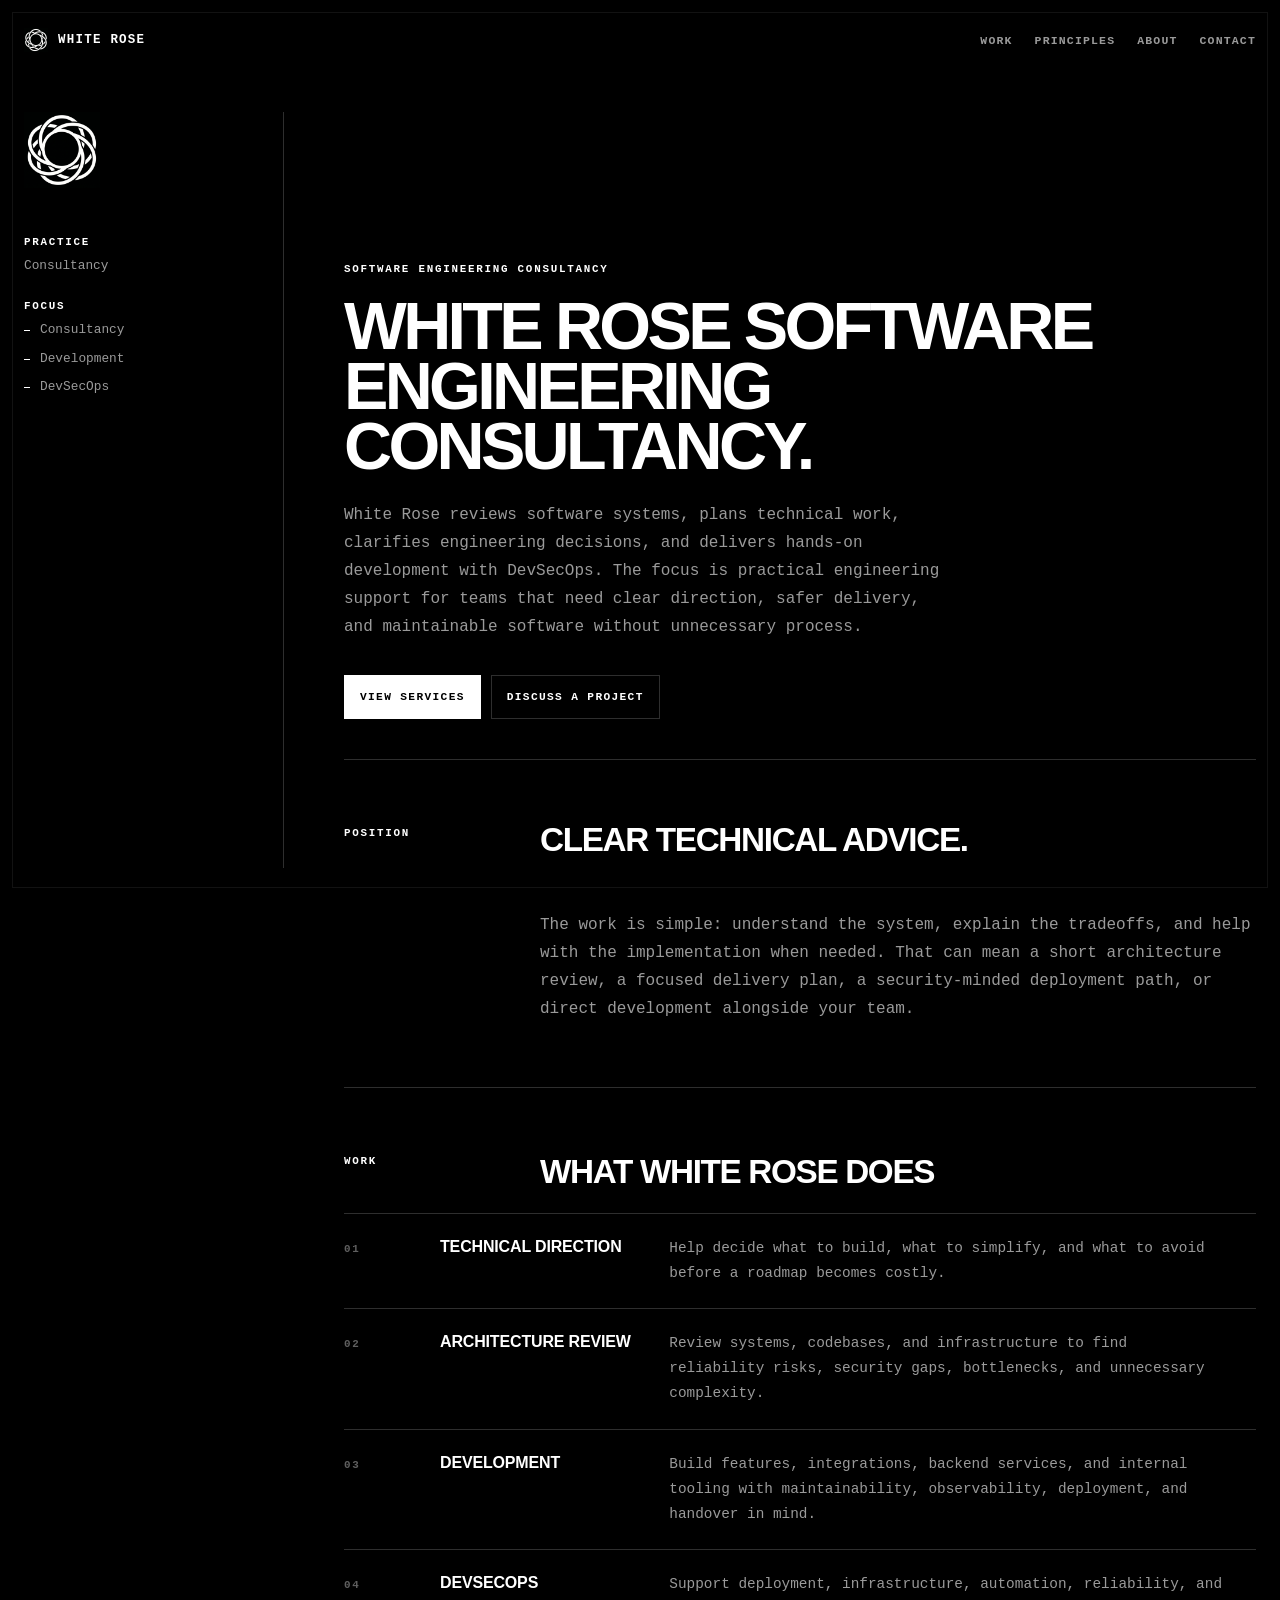
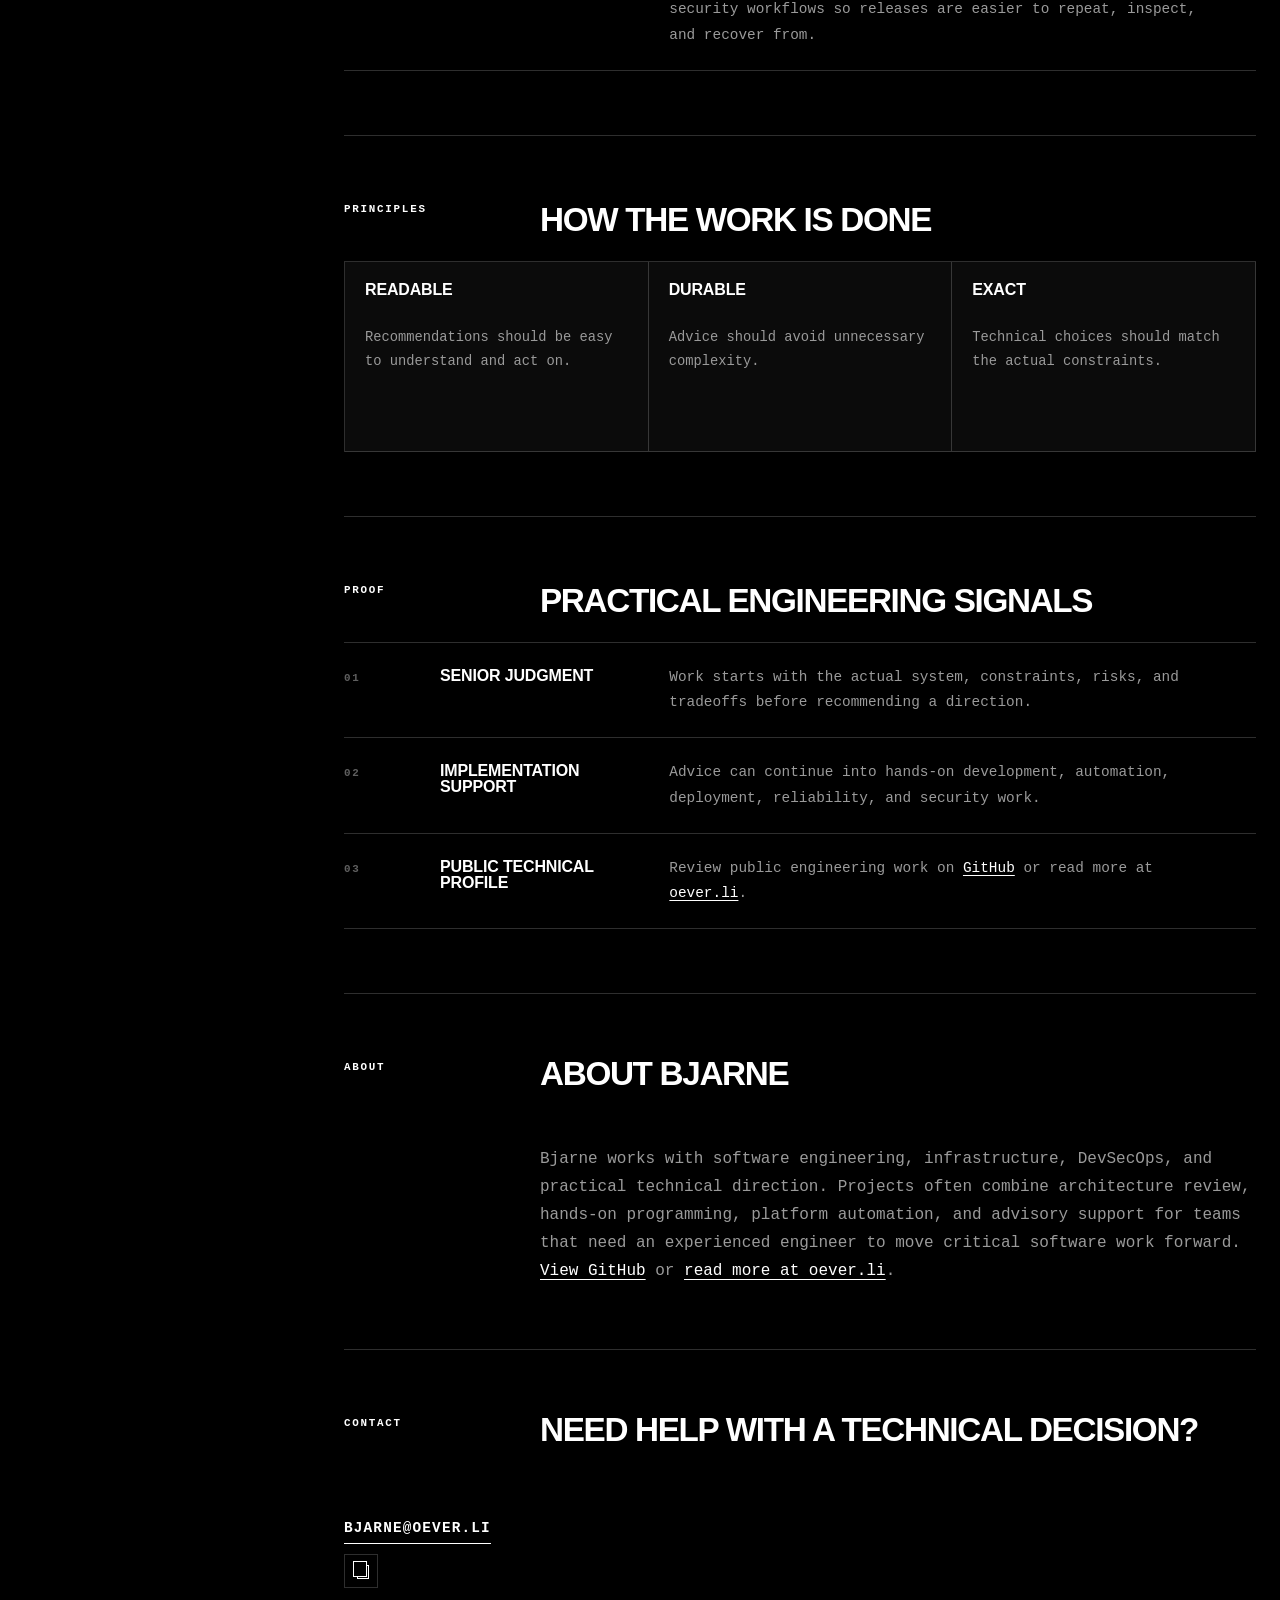
<file: index.html>
<!doctype html>
<html lang="en">
  <head>
    <meta charset="utf-8">
    <meta name="viewport" content="width=device-width, initial-scale=1">
    <!-- Google tag (gtag.js) -->
    <script async src="https://www.googletagmanager.com/gtag/js?id=G-J7E7RTF19J"></script>
    <script>
      window.dataLayer = window.dataLayer || [];
      function gtag(){dataLayer.push(arguments);}
      gtag('js', new Date());

      gtag('config', 'G-J7E7RTF19J');
    </script>
    <meta
      name="description"
      content="White Rose provides software engineering consultancy, hands-on development, DevSecOps, technical direction, and architecture review."
    >
    <meta name="theme-color" content="#000000">
    <meta name="application-name" content="White Rose">
    <meta name="apple-mobile-web-app-title" content="White Rose">
    <link rel="canonical" href="https://whiterose.no/">
    <script type="application/ld+json">
      {
        "@context": "https://schema.org",
        "@graph": [
          {
            "@type": "ProfessionalService",
            "@id": "https://whiterose.no/#business",
            "name": "White Rose",
            "url": "https://whiterose.no/",
            "logo": "https://whiterose.no/assets/logo-512.png",
            "image": "https://whiterose.no/assets/og-image.png",
            "description": "White Rose provides software engineering consultancy, hands-on development, DevSecOps, technical direction, and architecture review.",
            "email": "bjarne@oever.li",
            "areaServed": "Norway",
            "founder": {
              "@id": "https://whiterose.no/#bjarne"
            },
            "sameAs": [
              "https://github.com/bjarneo",
              "https://oever.li"
            ],
            "hasOfferCatalog": {
              "@type": "OfferCatalog",
              "name": "Software engineering consultancy services",
              "itemListElement": [
                {
                  "@type": "Offer",
                  "itemOffered": {
                    "@type": "Service",
                    "name": "Technical direction",
                    "description": "Senior engineering guidance for technical decisions, delivery planning, and simplification."
                  }
                },
                {
                  "@type": "Offer",
                  "itemOffered": {
                    "@type": "Service",
                    "name": "Architecture review",
                    "description": "Review of software systems, codebases, and infrastructure to identify risks and practical next steps."
                  }
                },
                {
                  "@type": "Offer",
                  "itemOffered": {
                    "@type": "Service",
                    "name": "Software development",
                    "description": "Hands-on feature, integration, backend service, and internal tooling development."
                  }
                },
                {
                  "@type": "Offer",
                  "itemOffered": {
                    "@type": "Service",
                    "name": "DevSecOps",
                    "description": "Support for deployment, infrastructure, automation, reliability, and security workflows."
                  }
                }
              ]
            }
          },
          {
            "@type": "WebSite",
            "@id": "https://whiterose.no/#website",
            "url": "https://whiterose.no/",
            "name": "White Rose",
            "publisher": {
              "@id": "https://whiterose.no/#business"
            },
            "inLanguage": "en"
          },
          {
            "@type": "Person",
            "@id": "https://whiterose.no/#bjarne",
            "name": "Bjarne",
            "url": "https://oever.li",
            "sameAs": [
              "https://github.com/bjarneo"
            ],
            "worksFor": {
              "@id": "https://whiterose.no/#business"
            },
            "knowsAbout": [
              "Software engineering",
              "Architecture review",
              "DevSecOps",
              "Infrastructure automation",
              "Technical direction",
              "Backend development"
            ]
          }
        ]
      }
    </script>

    <meta property="og:title" content="White Rose | Software Engineering Consultancy">
    <meta
      property="og:description"
      content="Software engineering consultancy for technical direction, architecture review, and practical guidance."
    >
    <meta property="og:type" content="website">
    <meta property="og:url" content="https://whiterose.no">
    <meta property="og:site_name" content="White Rose">
    <meta property="og:image" content="https://whiterose.no/assets/og-image.png">
    <meta property="og:image:width" content="1200">
    <meta property="og:image:height" content="630">
    <meta property="og:image:alt" content="White Rose software engineering consultancy">

    <meta name="twitter:card" content="summary_large_image">
    <meta name="twitter:title" content="White Rose | Software Engineering Consultancy">
    <meta
      name="twitter:description"
      content="Software engineering consultancy for technical direction, architecture review, and practical guidance."
    >
    <meta name="twitter:image" content="https://whiterose.no/assets/og-image.png">
    <meta name="twitter:image:alt" content="White Rose software engineering consultancy">

    <title>White Rose | Software Engineering Consultancy</title>
    <link rel="icon" href="assets/favicon.ico" sizes="any">
    <link rel="icon" type="image/png" sizes="32x32" href="assets/favicon-32.png">
    <link rel="icon" type="image/png" sizes="16x16" href="assets/favicon-16.png">
    <link rel="apple-touch-icon" sizes="180x180" href="assets/apple-touch-icon.png">
    <link rel="stylesheet" href="styles.css">
    <script src="script.js" defer></script>
  </head>
  <body>
    <header class="site-header" data-header>
      <a class="brand" href="#top" aria-label="White Rose home">
        <img class="brand-mark" src="assets/logo-192.png" alt="White Rose logo">
        <span>White Rose</span>
      </a>
      <button class="menu-toggle" type="button" aria-controls="primary-nav" aria-expanded="false">
        <span>Menu</span>
        <span class="menu-icon" aria-hidden="true"></span>
      </button>
      <nav class="nav" id="primary-nav" aria-label="Primary navigation">
        <a href="#work">Work</a>
        <a href="#principles">Principles</a>
        <a href="#about">About</a>
        <a href="#contact">Contact</a>
      </nav>
    </header>

    <main class="page" id="top">
      <aside class="identity-rail" aria-label="Company profile">
        <img class="rail-mark" src="assets/logo-512.png" alt="White Rose company logo">
        <dl>
          <div>
            <dt>Practice</dt>
            <dd>Consultancy</dd>
          </div>
          <div>
            <dt>Focus</dt>
            <dd>
              <ul class="focus-list">
                <li>Consultancy</li>
                <li>Development</li>
                <li>DevSecOps</li>
              </ul>
            </dd>
          </div>
        </dl>
      </aside>

      <div class="content">
        <section class="hero reveal" aria-labelledby="hero-title">
          <p class="kicker">Software engineering consultancy</p>
          <h1 id="hero-title">White Rose software engineering consultancy.</h1>
          <p class="lead">
            White Rose reviews software systems, plans technical work, clarifies engineering decisions,
            and delivers hands-on development with DevSecOps. The focus is practical engineering support
            for teams that need clear direction, safer delivery, and maintainable software without unnecessary process.
          </p>
          <div class="hero-actions">
            <a class="button primary" href="#work">View services</a>
            <a class="button secondary" href="#contact">Discuss a project</a>
          </div>
        </section>

        <section class="statement reveal" aria-labelledby="statement-title">
          <p class="section-label">Position</p>
          <h2 id="statement-title">Clear technical advice.</h2>
          <p>
            The work is simple: understand the system, explain the tradeoffs,
            and help with the implementation when needed. That can mean a short architecture review,
            a focused delivery plan, a security-minded deployment path, or direct development alongside your team.
          </p>
        </section>

        <section class="work" id="work" aria-labelledby="work-title">
          <div class="section-head reveal">
            <p class="section-label">Work</p>
            <h2 id="work-title">What White Rose does</h2>
          </div>

          <div class="service-list">
            <article class="service reveal">
              <span>01</span>
              <h3>Technical direction</h3>
              <p>Help decide what to build, what to simplify, and what to avoid before a roadmap becomes costly.</p>
            </article>
            <article class="service reveal">
              <span>02</span>
              <h3>Architecture review</h3>
              <p>Review systems, codebases, and infrastructure to find reliability risks, security gaps, bottlenecks, and unnecessary complexity.</p>
            </article>
            <article class="service reveal">
              <span>03</span>
              <h3>Development</h3>
              <p>Build features, integrations, backend services, and internal tooling with maintainability, observability, deployment, and handover in mind.</p>
            </article>
            <article class="service reveal">
              <span>04</span>
              <h3>DevSecOps</h3>
              <p>Support deployment, infrastructure, automation, reliability, and security workflows so releases are easier to repeat, inspect, and recover from.</p>
            </article>
          </div>
        </section>

        <section class="principles" id="principles" aria-labelledby="principles-title">
          <div class="section-head reveal">
            <p class="section-label">Principles</p>
            <h2 id="principles-title">How the work is done</h2>
          </div>

          <div class="principle-grid">
            <div class="principle reveal">
              <h3>Readable</h3>
              <p>Recommendations should be easy to understand and act on.</p>
            </div>
            <div class="principle reveal">
              <h3>Durable</h3>
              <p>Advice should avoid unnecessary complexity.</p>
            </div>
            <div class="principle reveal">
              <h3>Exact</h3>
              <p>Technical choices should match the actual constraints.</p>
            </div>
          </div>
        </section>

        <section class="signals" aria-labelledby="signals-title">
          <div class="section-head reveal">
            <p class="section-label">Proof</p>
            <h2 id="signals-title">Practical engineering signals</h2>
          </div>

          <div class="service-list">
            <article class="service reveal">
              <span>01</span>
              <h3>Senior judgment</h3>
              <p>Work starts with the actual system, constraints, risks, and tradeoffs before recommending a direction.</p>
            </article>
            <article class="service reveal">
              <span>02</span>
              <h3>Implementation support</h3>
              <p>Advice can continue into hands-on development, automation, deployment, reliability, and security work.</p>
            </article>
            <article class="service reveal">
              <span>03</span>
              <h3>Public technical profile</h3>
              <p>Review public engineering work on <a class="text-link" href="https://github.com/bjarneo">GitHub</a> or read more at <a class="text-link" href="https://oever.li">oever.li</a>.</p>
            </article>
          </div>
        </section>

        <section class="statement reveal" id="about" aria-labelledby="about-title">
          <p class="section-label">About</p>
          <h2 id="about-title">About Bjarne</h2>
          <p>
            Bjarne works with software engineering, infrastructure, DevSecOps, and practical technical direction.
            Projects often combine architecture review, hands-on programming, platform automation, and advisory support
            for teams that need an experienced engineer to move critical software work forward. <a class="text-link" href="https://github.com/bjarneo">View GitHub</a> or <a class="text-link" href="https://oever.li">read more at oever.li</a>.
          </p>
        </section>

        <section class="contact reveal" id="contact" aria-labelledby="contact-title">
          <p class="section-label">Contact</p>
          <h2 id="contact-title">Need help with a technical decision?</h2>
          <div class="contact-actions">
            <a class="contact-link" href="mailto:bjarne@oever.li">bjarne@oever.li</a>
            <button class="copy-button" type="button" data-copy="bjarne@oever.li" aria-label="Copy email address">
              <span class="copy-icon" aria-hidden="true"></span>
            </button>
          </div>
        </section>
      </div>
    </main>
  </body>
</html>
</file>
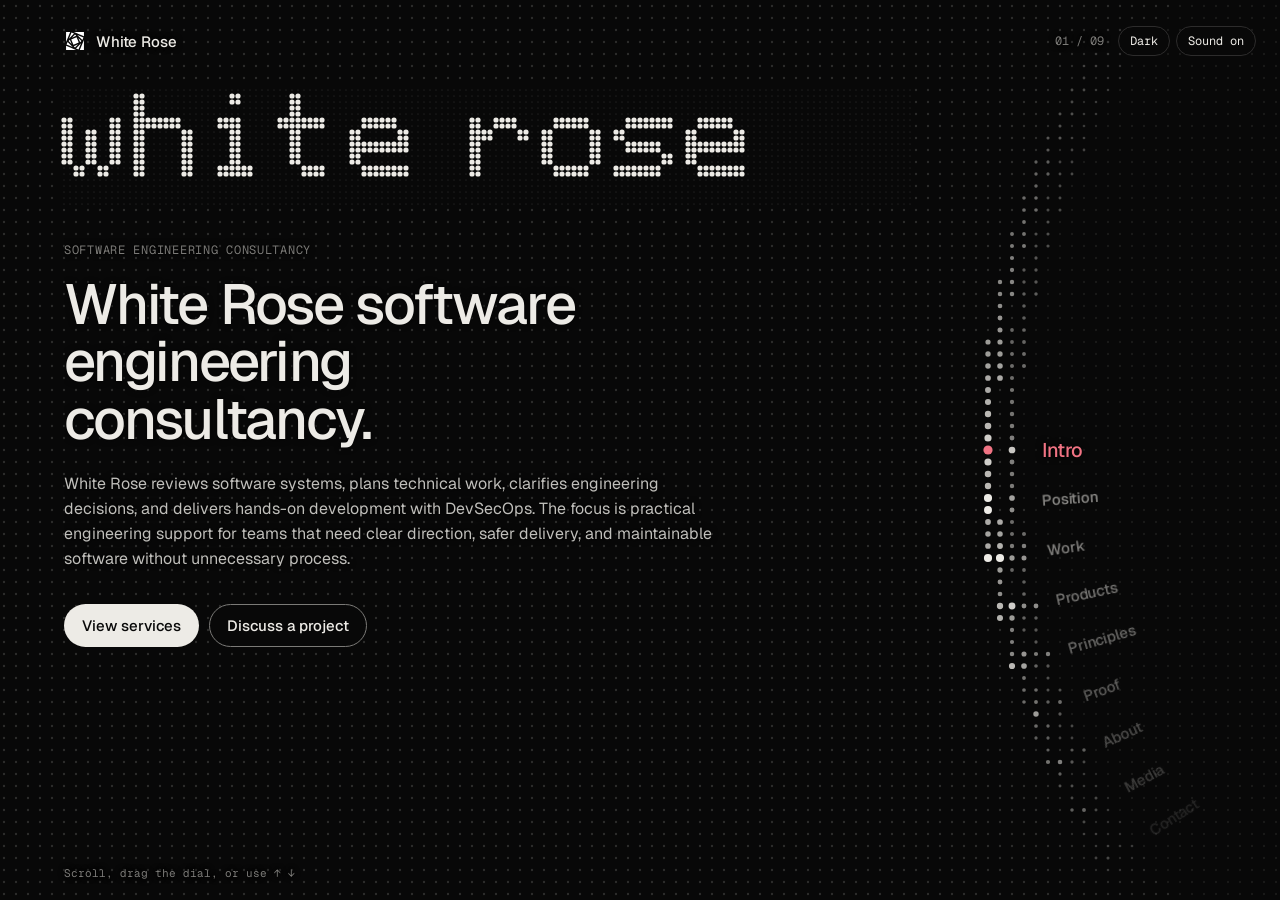
<file: site/index.html>
<!doctype html>
<html lang="en">
  <head>
    <meta charset="utf-8">
    <meta name="viewport" content="width=device-width, initial-scale=1">
    <!-- Google tag (gtag.js) -->
    <script async src="https://www.googletagmanager.com/gtag/js?id=G-J7E7RTF19J"></script>
    <script>
      window.dataLayer = window.dataLayer || [];
      function gtag(){dataLayer.push(arguments);}
      gtag('js', new Date());

      gtag('config', 'G-J7E7RTF19J');
    </script>
    <meta
      name="description"
      content="White Rose provides software engineering consultancy, hands-on development, DevSecOps, technical direction, and architecture review."
    >
    <script>
      (() => {
        const root = document.documentElement;
        let theme = "dark";
        try {
          const stored = localStorage.getItem("white-rose-theme");
          if (stored === "light" || stored === "system") theme = stored;
        } catch {}
        if (theme === "system") theme = matchMedia("(prefers-color-scheme: dark)").matches ? "dark" : "light";
        root.dataset.theme = theme;
        root.dataset.section = location.hash.slice(1) || "intro";
        root.classList.add("js");
      })();
    </script>
    <meta name="theme-color" content="#080808">
    <meta name="application-name" content="White Rose">
    <meta name="apple-mobile-web-app-title" content="White Rose">
    <link rel="canonical" href="https://whiterose.no/">
    <script type="application/ld+json">
      {
        "@context": "https://schema.org",
        "@graph": [
          {
            "@type": "ProfessionalService",
            "@id": "https://whiterose.no/#business",
            "name": "White Rose",
            "url": "https://whiterose.no/",
            "logo": "https://whiterose.no/assets/logo-512.png",
            "image": "https://whiterose.no/assets/og-image.png",
            "description": "White Rose provides software engineering consultancy, hands-on development, DevSecOps, technical direction, and architecture review.",
            "email": "bjarne@oever.li",
            "areaServed": "Norway",
            "founder": {
              "@id": "https://whiterose.no/#bjarne"
            },
            "sameAs": [
              "https://github.com/bjarneo",
              "https://oever.li"
            ],
            "hasOfferCatalog": {
              "@type": "OfferCatalog",
              "name": "Software engineering consultancy services",
              "itemListElement": [
                {
                  "@type": "Offer",
                  "itemOffered": {
                    "@type": "Service",
                    "name": "Technical direction",
                    "description": "Senior engineering guidance for technical decisions, delivery planning, and simplification."
                  }
                },
                {
                  "@type": "Offer",
                  "itemOffered": {
                    "@type": "Service",
                    "name": "Architecture review",
                    "description": "Review of software systems, codebases, and infrastructure to identify risks and practical next steps."
                  }
                },
                {
                  "@type": "Offer",
                  "itemOffered": {
                    "@type": "Service",
                    "name": "Software development",
                    "description": "Hands-on feature, integration, backend service, and internal tooling development."
                  }
                },
                {
                  "@type": "Offer",
                  "itemOffered": {
                    "@type": "Service",
                    "name": "DevSecOps",
                    "description": "Support for deployment, infrastructure, automation, reliability, and security workflows."
                  }
                }
              ]
            }
          },
          {
            "@type": "WebSite",
            "@id": "https://whiterose.no/#website",
            "url": "https://whiterose.no/",
            "name": "White Rose",
            "publisher": {
              "@id": "https://whiterose.no/#business"
            },
            "inLanguage": "en"
          },
          {
            "@type": "Person",
            "@id": "https://whiterose.no/#bjarne",
            "name": "Bjarne",
            "url": "https://oever.li",
            "sameAs": [
              "https://github.com/bjarneo"
            ],
            "worksFor": {
              "@id": "https://whiterose.no/#business"
            },
            "knowsAbout": [
              "Software engineering",
              "Architecture review",
              "DevSecOps",
              "Infrastructure automation",
              "Technical direction",
              "Backend development"
            ]
          }
        ]
      }
    </script>

    <meta property="og:title" content="White Rose | Software Engineering Consultancy">
    <meta
      property="og:description"
      content="Software engineering consultancy for technical direction, architecture review, and practical guidance."
    >
    <meta property="og:type" content="website">
    <meta property="og:url" content="https://whiterose.no">
    <meta property="og:site_name" content="White Rose">
    <meta property="og:image" content="https://whiterose.no/assets/og-image.png">
    <meta property="og:image:width" content="1200">
    <meta property="og:image:height" content="630">
    <meta property="og:image:alt" content="White Rose software engineering consultancy">

    <meta name="twitter:card" content="summary_large_image">
    <meta name="twitter:title" content="White Rose | Software Engineering Consultancy">
    <meta
      name="twitter:description"
      content="Software engineering consultancy for technical direction, architecture review, and practical guidance."
    >
    <meta name="twitter:image" content="https://whiterose.no/assets/og-image.png">
    <meta name="twitter:image:alt" content="White Rose software engineering consultancy">

    <title>White Rose | Software Engineering Consultancy</title>
    <link rel="icon" href="assets/favicon.ico" sizes="32x32">
    <link rel="icon" type="image/svg+xml" href="assets/favicon.svg">
    <link rel="icon" type="image/png" sizes="32x32" href="assets/favicon-32.png">
    <link rel="icon" type="image/png" sizes="16x16" href="assets/favicon-16.png">
    <link rel="apple-touch-icon" sizes="180x180" href="assets/apple-touch-icon.png">
    <link rel="preconnect" href="https://fonts.googleapis.com">
    <link rel="preconnect" href="https://fonts.gstatic.com" crossorigin>
    <link rel="stylesheet" href="https://fonts.googleapis.com/css2?family=Geist:wght@400;500;600&family=Geist+Mono:wght@400;500&display=swap">
    <link rel="stylesheet" href="styles.css">
    <script src="script.js" defer></script>
  </head>
  <body>
    <div class="wr" data-root data-contact="closed">
      <canvas class="wr-canvas" data-canvas aria-hidden="true"></canvas>
      <div class="wr-zone" data-zone aria-hidden="true"></div>

      <div class="wr-ui" data-ui>
        <header class="wr-header">
          <a class="wr-brand" href="#intro" aria-label="White Rose home">
            <img src="assets/logo-small.svg" alt="" width="22" height="22">
            <span>White Rose</span>
          </a>
          <div class="wr-tools" data-js-only>
            <span class="wr-counter" data-counter aria-hidden="true">01 / 09</span>
            <button class="wr-pill" type="button" data-theme-toggle>Dark</button>
            <button class="wr-pill" type="button" data-sound-toggle aria-pressed="true">Sound on</button>
          </div>
        </header>

        <main class="wr-panel" data-panel>
          <section class="wr-section wr-prose" id="intro" data-section data-word="white rose" aria-labelledby="intro-title">
            <p class="wr-kicker">Software engineering consultancy</p>
            <h1 id="intro-title">White Rose software engineering consultancy.</h1>
            <p class="wr-lead">
              White Rose reviews software systems, plans technical work, clarifies engineering decisions,
              and delivers hands-on development with DevSecOps. The focus is practical engineering support
              for teams that need clear direction, safer delivery, and maintainable software without unnecessary process.
            </p>
            <div class="wr-actions">
              <a class="wr-btn wr-btn-primary" href="#work">View services</a>
              <a class="wr-btn wr-btn-secondary" href="#contact" data-open-contact>Discuss a project</a>
            </div>
          </section>

          <section class="wr-section wr-prose" id="position" data-section data-word="position" aria-labelledby="position-title">
            <h2 id="position-title">Clear technical advice.</h2>
            <p class="wr-lead">
              The work is simple: understand the system, explain the tradeoffs, and help with the implementation
              when needed. That can mean a short architecture review, a focused delivery plan, a security-minded
              deployment path, or direct development alongside your team.
            </p>
          </section>

          <section class="wr-section" id="work" data-section data-word="work" aria-labelledby="work-title">
            <h2 id="work-title">What White Rose does</h2>
            <div class="wr-grid">
              <article class="wr-item">
                <span class="wr-num">01</span>
                <h3>Technical direction</h3>
                <p>Help decide what to build, what to simplify, and what to avoid before a roadmap becomes costly.</p>
              </article>
              <article class="wr-item">
                <span class="wr-num">02</span>
                <h3>Architecture review</h3>
                <p>Review systems, codebases, and infrastructure to find reliability risks, security gaps, bottlenecks, and unnecessary complexity.</p>
              </article>
              <article class="wr-item">
                <span class="wr-num">03</span>
                <h3>Development</h3>
                <p>Build features, integrations, backend services, and internal tooling with maintainability, observability, deployment, and handover in mind.</p>
              </article>
              <article class="wr-item">
                <span class="wr-num">04</span>
                <h3>DevSecOps</h3>
                <p>Support deployment, infrastructure, automation, reliability, and security workflows so releases are easier to repeat, inspect, and recover from.</p>
              </article>
            </div>
          </section>

          <section class="wr-section" id="products" data-section data-word="products" aria-labelledby="products-title">
            <h2 id="products-title">Products White Rose owns</h2>
            <div class="wr-grid wr-grid-products">
              <article class="wr-item">
                <span class="wr-num">01</span>
                <h3 class="wr-title-lg"><a href="https://contextowl.co" target="_blank" rel="noopener">ContextOwl ↗</a></h3>
                <p><a href="https://contextowl.co" target="_blank" rel="noopener">contextowl.co</a> is a product owned by White Rose.</p>
              </article>
              <article class="wr-item">
                <span class="wr-num">02</span>
                <h3 class="wr-title-lg"><a href="https://finnfisk.no" target="_blank" rel="noopener">Finnfisk ↗</a></h3>
                <p><a href="https://finnfisk.no" target="_blank" rel="noopener">finnfisk.no</a> is a sport fishing guide for Innlandet, owned by White Rose.</p>
              </article>
              <article class="wr-item">
                <span class="wr-num">03</span>
                <h3 class="wr-title-lg"><a href="https://cliamp.stream" target="_blank" rel="noopener">cliamp ↗</a></h3>
                <p><a href="https://cliamp.stream" target="_blank" rel="noopener">cliamp.stream</a> is a terminal music player inspired by Winamp, owned by White Rose.</p>
              </article>
              <article class="wr-item">
                <span class="wr-num">04</span>
                <h3 class="wr-title-lg"><a href="https://bjarneo.github.io/flux/" target="_blank" rel="noopener">Flux ↗</a></h3>
                <p><a href="https://bjarneo.github.io/flux/" target="_blank" rel="noopener">Flux</a> connects an Omarchy computer to a phone for files, clipboard, notifications, and media. It is owned by White Rose.</p>
              </article>
              <article class="wr-item">
                <span class="wr-num">05</span>
                <h3 class="wr-title-lg"><a href="https://github.com/bjarneo/detent" target="_blank" rel="noopener">Detent ↗</a></h3>
                <p><a href="https://github.com/bjarneo/detent" target="_blank" rel="noopener">Detent</a> is an Android home screen that you turn, owned by White Rose. Apps sit on a dial at the edge of the screen.</p>
              </article>
            </div>
          </section>

          <section class="wr-section" id="principles" data-section data-word="principles" aria-labelledby="principles-title">
            <h2 id="principles-title">How the work is done</h2>
            <div class="wr-grid wr-grid-principles">
              <article class="wr-item">
                <h3 class="wr-title-lg">Readable</h3>
                <p>Recommendations should be easy to understand and act on.</p>
              </article>
              <article class="wr-item">
                <h3 class="wr-title-lg">Durable</h3>
                <p>Advice should avoid unnecessary complexity.</p>
              </article>
              <article class="wr-item">
                <h3 class="wr-title-lg">Exact</h3>
                <p>Technical choices should match the actual constraints.</p>
              </article>
            </div>
          </section>

          <section class="wr-section" id="proof" data-section data-word="proof" aria-labelledby="proof-title">
            <h2 id="proof-title">Practical engineering signals</h2>
            <div class="wr-grid">
              <article class="wr-item">
                <span class="wr-num">01</span>
                <h3>Senior judgment</h3>
                <p>Work starts with the actual system, constraints, risks, and tradeoffs before recommending a direction.</p>
              </article>
              <article class="wr-item">
                <span class="wr-num">02</span>
                <h3>Implementation support</h3>
                <p>Advice can continue into hands-on development, automation, deployment, reliability, and security work.</p>
              </article>
              <article class="wr-item">
                <span class="wr-num">03</span>
                <h3>Public technical profile</h3>
                <p>Review public engineering work on <a href="https://github.com/bjarneo" target="_blank" rel="noopener">GitHub</a> or read more at <a href="https://oever.li" target="_blank" rel="noopener">oever.li</a>.</p>
              </article>
            </div>
          </section>

          <section class="wr-section wr-prose" id="about" data-section data-word="about" aria-labelledby="about-title">
            <h2 id="about-title">About Bjarne</h2>
            <p class="wr-lead">
              Bjarne works with software engineering, infrastructure, DevSecOps, and practical technical direction.
              Projects often combine architecture review, hands-on programming, platform automation, and advisory support
              for teams that need an experienced engineer to move critical software work forward.
              <a class="wr-strong-link" href="https://github.com/bjarneo" target="_blank" rel="noopener">View GitHub</a>
              or <a class="wr-strong-link" href="https://oever.li" target="_blank" rel="noopener">read more at oever.li</a>.
            </p>
          </section>

          <section class="wr-section" id="media" data-section data-word="media" aria-labelledby="media-title">
            <h2 id="media-title">Brand assets for external use</h2>
            <div class="wr-grid wr-grid-media">
              <article class="wr-media">
                <div class="wr-preview">
                  <img src="assets/logo.svg" alt="White Rose logo mark" loading="lazy">
                </div>
                <h3>Logo mark, white</h3>
                <p>Transparent SVG for dark backgrounds, press, partner pages, and external references.</p>
                <a class="wr-download" href="assets/logo.svg" download>Download SVG</a>
              </article>
              <article class="wr-media">
                <div class="wr-preview wr-preview-light">
                  <img src="assets/logo-black.svg" alt="White Rose black logo mark" loading="lazy">
                </div>
                <h3>Logo mark, black</h3>
                <p>Transparent SVG for light backgrounds and monochrome external use.</p>
                <a class="wr-download" href="assets/logo-black.svg" download>Download SVG</a>
              </article>
              <article class="wr-media">
                <div class="wr-preview">
                  <img class="wr-cover" src="assets/white-rose-wallpaper.png" alt="White Rose dark wallpaper preview" loading="lazy">
                </div>
                <h3>Wallpaper</h3>
                <p>Vantablack wallpaper with the White Rose mark, sized for desktop backgrounds.</p>
                <a class="wr-download" href="assets/white-rose-wallpaper.png" download>Download PNG</a>
              </article>
            </div>
          </section>

          <section class="wr-section wr-prose" id="contact" data-section data-word="contact" aria-labelledby="contact-title">
            <h2 id="contact-title">Need help with a technical decision?</h2>
            <a class="wr-email" href="mailto:bjarne@oever.li">bjarne@oever.li</a>
            <div class="wr-actions">
              <a class="wr-btn wr-btn-primary" href="mailto:bjarne@oever.li">Write email</a>
              <button class="wr-btn wr-btn-secondary" type="button" data-copy="bjarne@oever.li" data-js-only>Copy email</button>
            </div>
          </section>
        </main>

        <div class="wr-hint" data-js-only>
          <span>Scroll, drag the dial, or use ↑ ↓</span>
        </div>

        <nav class="wr-labels" data-labels aria-label="Sections" data-js-only>
          <button type="button" data-i="0">Intro</button>
          <button type="button" data-i="1">Position</button>
          <button type="button" data-i="2">Work</button>
          <button type="button" data-i="3">Products</button>
          <button type="button" data-i="4">Principles</button>
          <button type="button" data-i="5">Proof</button>
          <button type="button" data-i="6">About</button>
          <button type="button" data-i="7">Media</button>
          <button type="button" data-i="8">Contact</button>
        </nav>
      </div>

      <div class="wr-sheet" data-sheet role="dialog" aria-modal="true" aria-labelledby="sheet-title" hidden>
        <button class="wr-sheet-close" type="button" data-close>Close<span class="wr-key"> · Esc</span></button>
        <p class="wr-sheet-kicker">Contact</p>
        <h2 id="sheet-title">Need help with a technical decision?</h2>
        <a class="wr-sheet-email" href="mailto:bjarne@oever.li">bjarne@oever.li</a>
        <div class="wr-actions">
          <a class="wr-btn wr-btn-primary" href="mailto:bjarne@oever.li">Write email</a>
          <button class="wr-btn wr-btn-secondary" type="button" data-copy="bjarne@oever.li">Copy email</button>
        </div>
      </div>
    </div>
  </body>
</html>
</file>
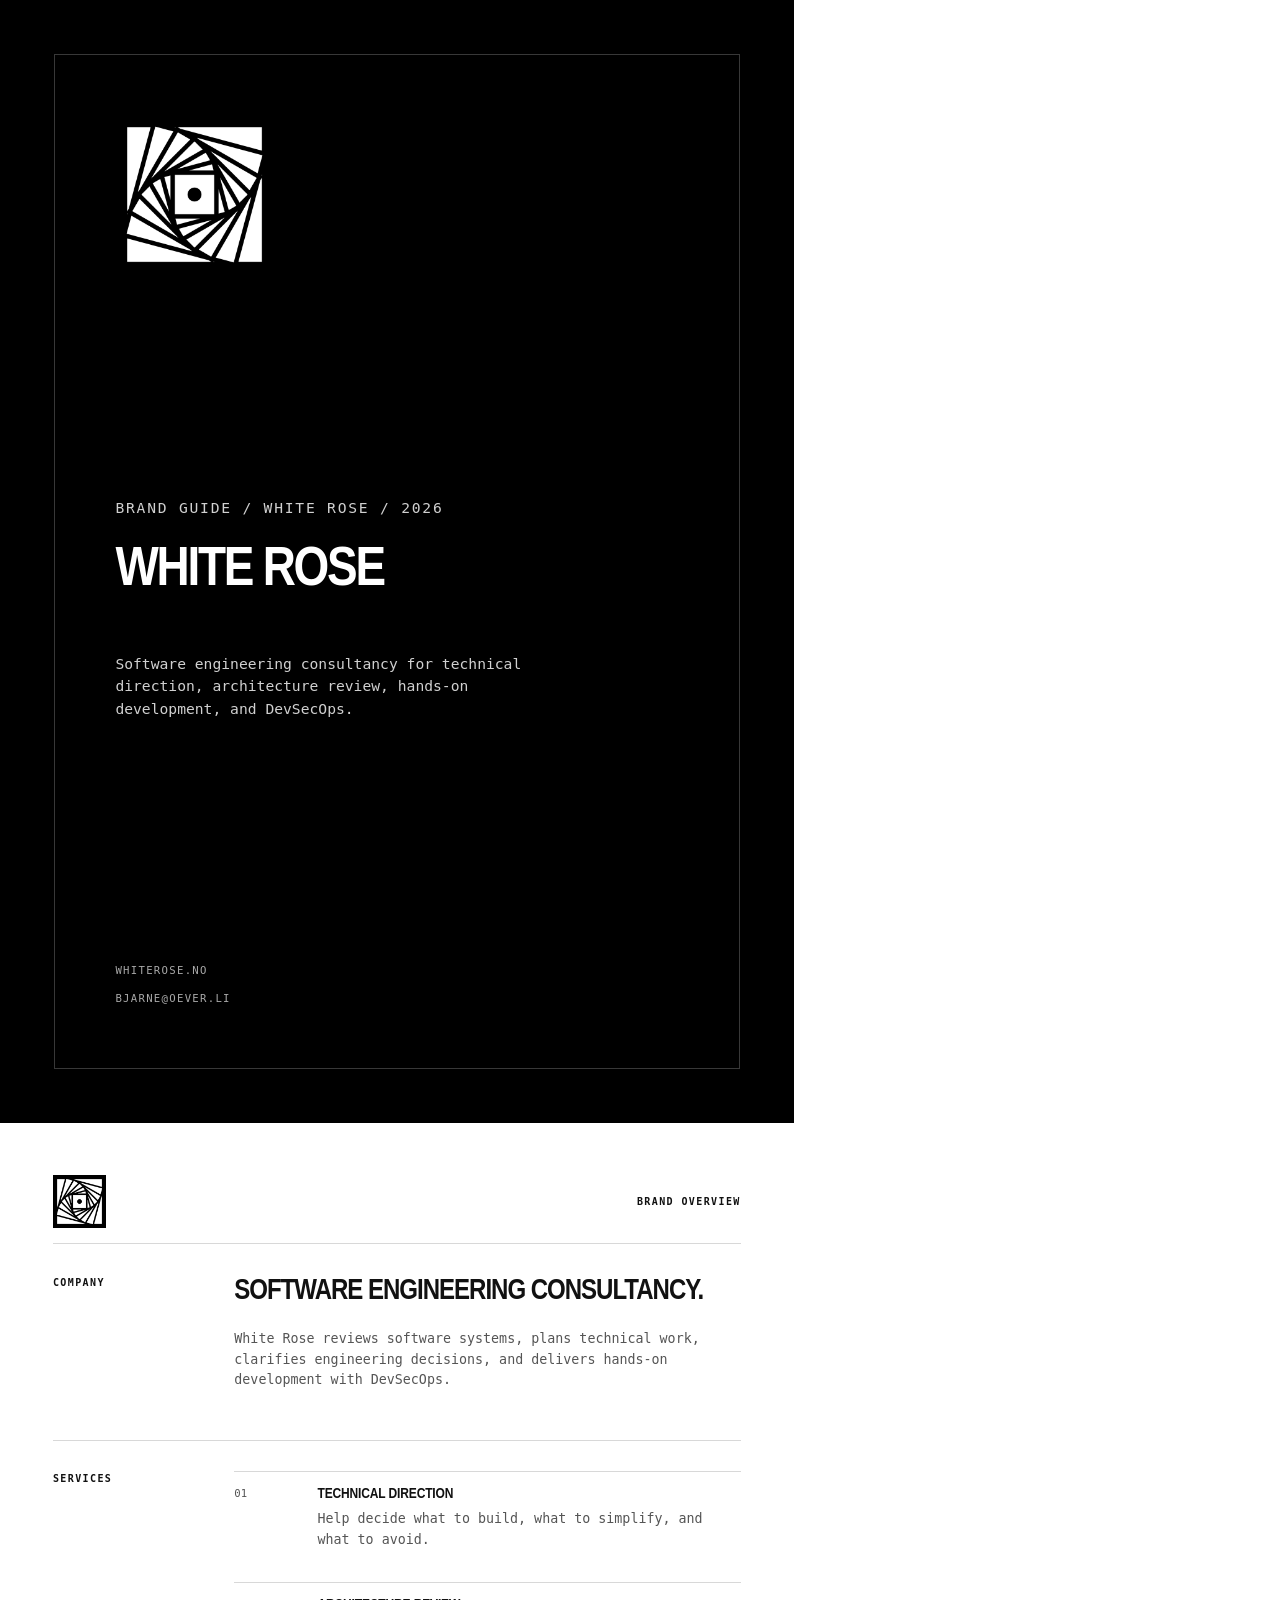
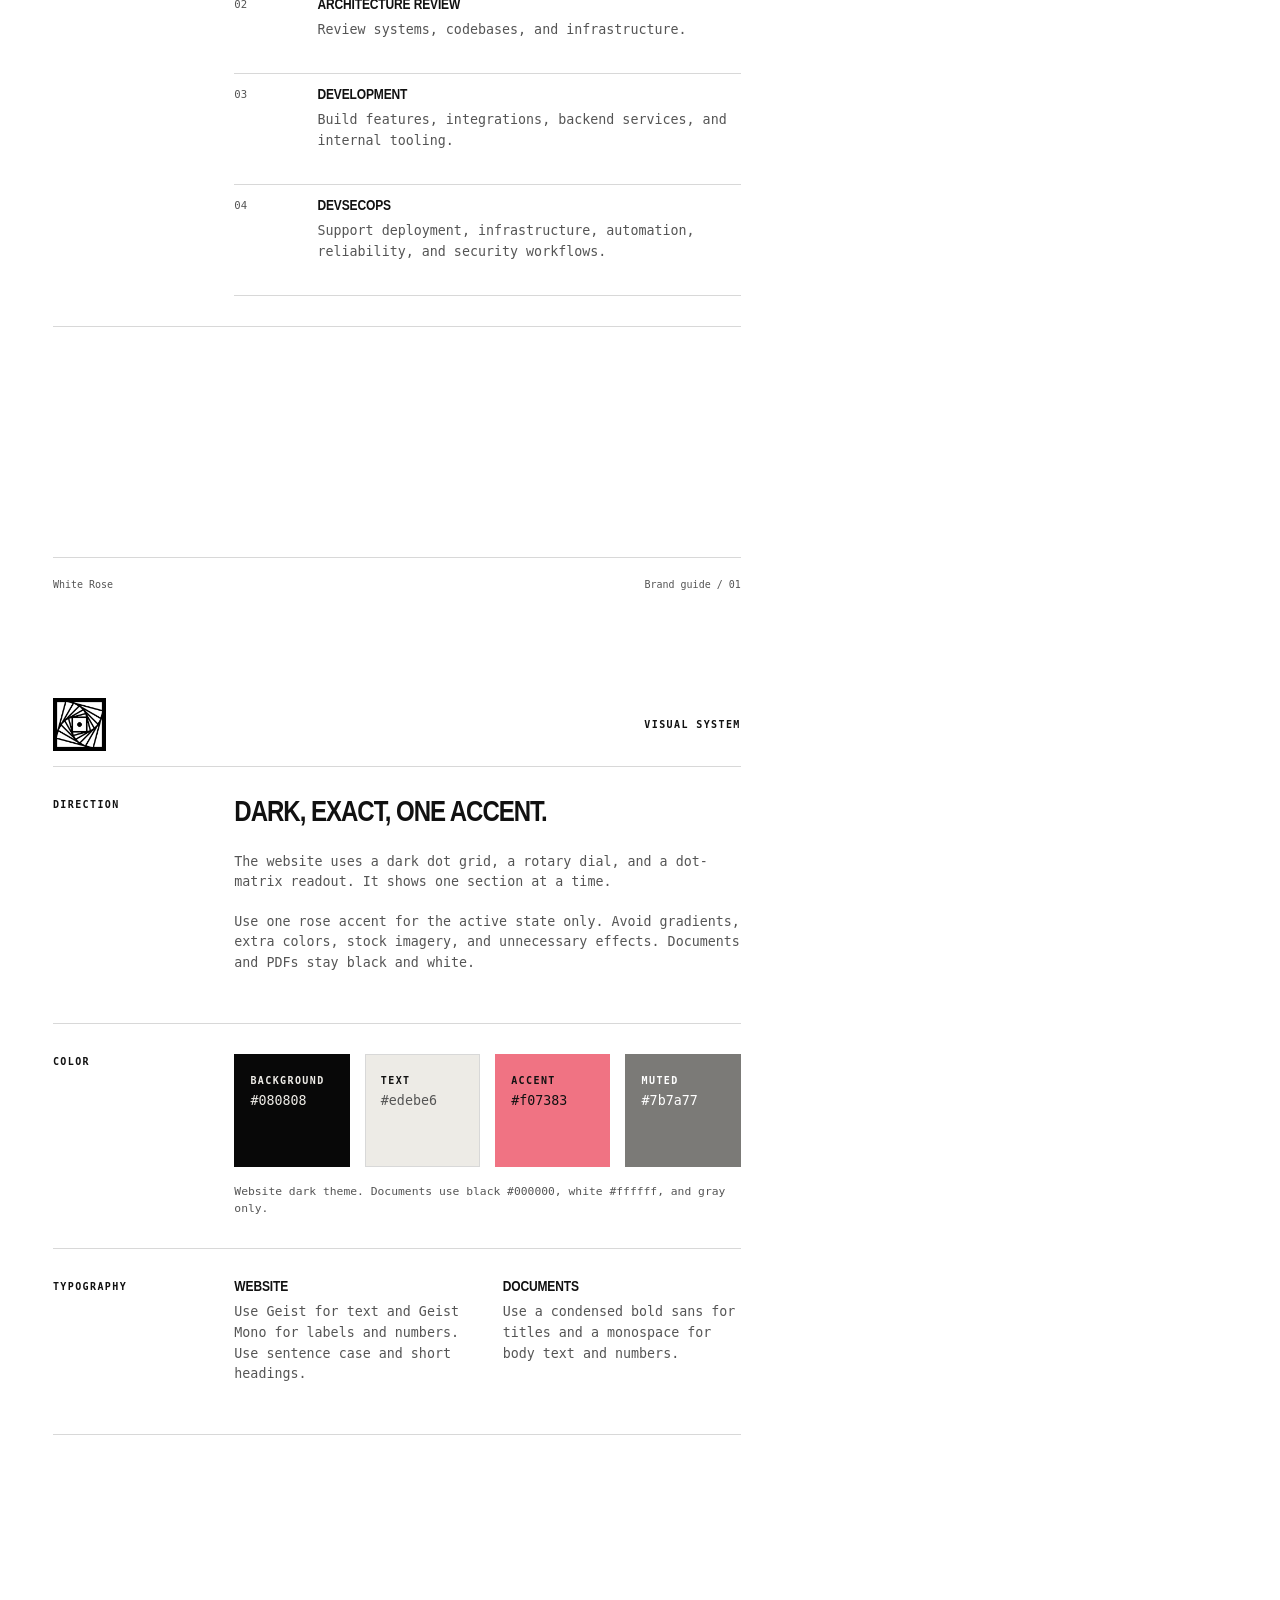
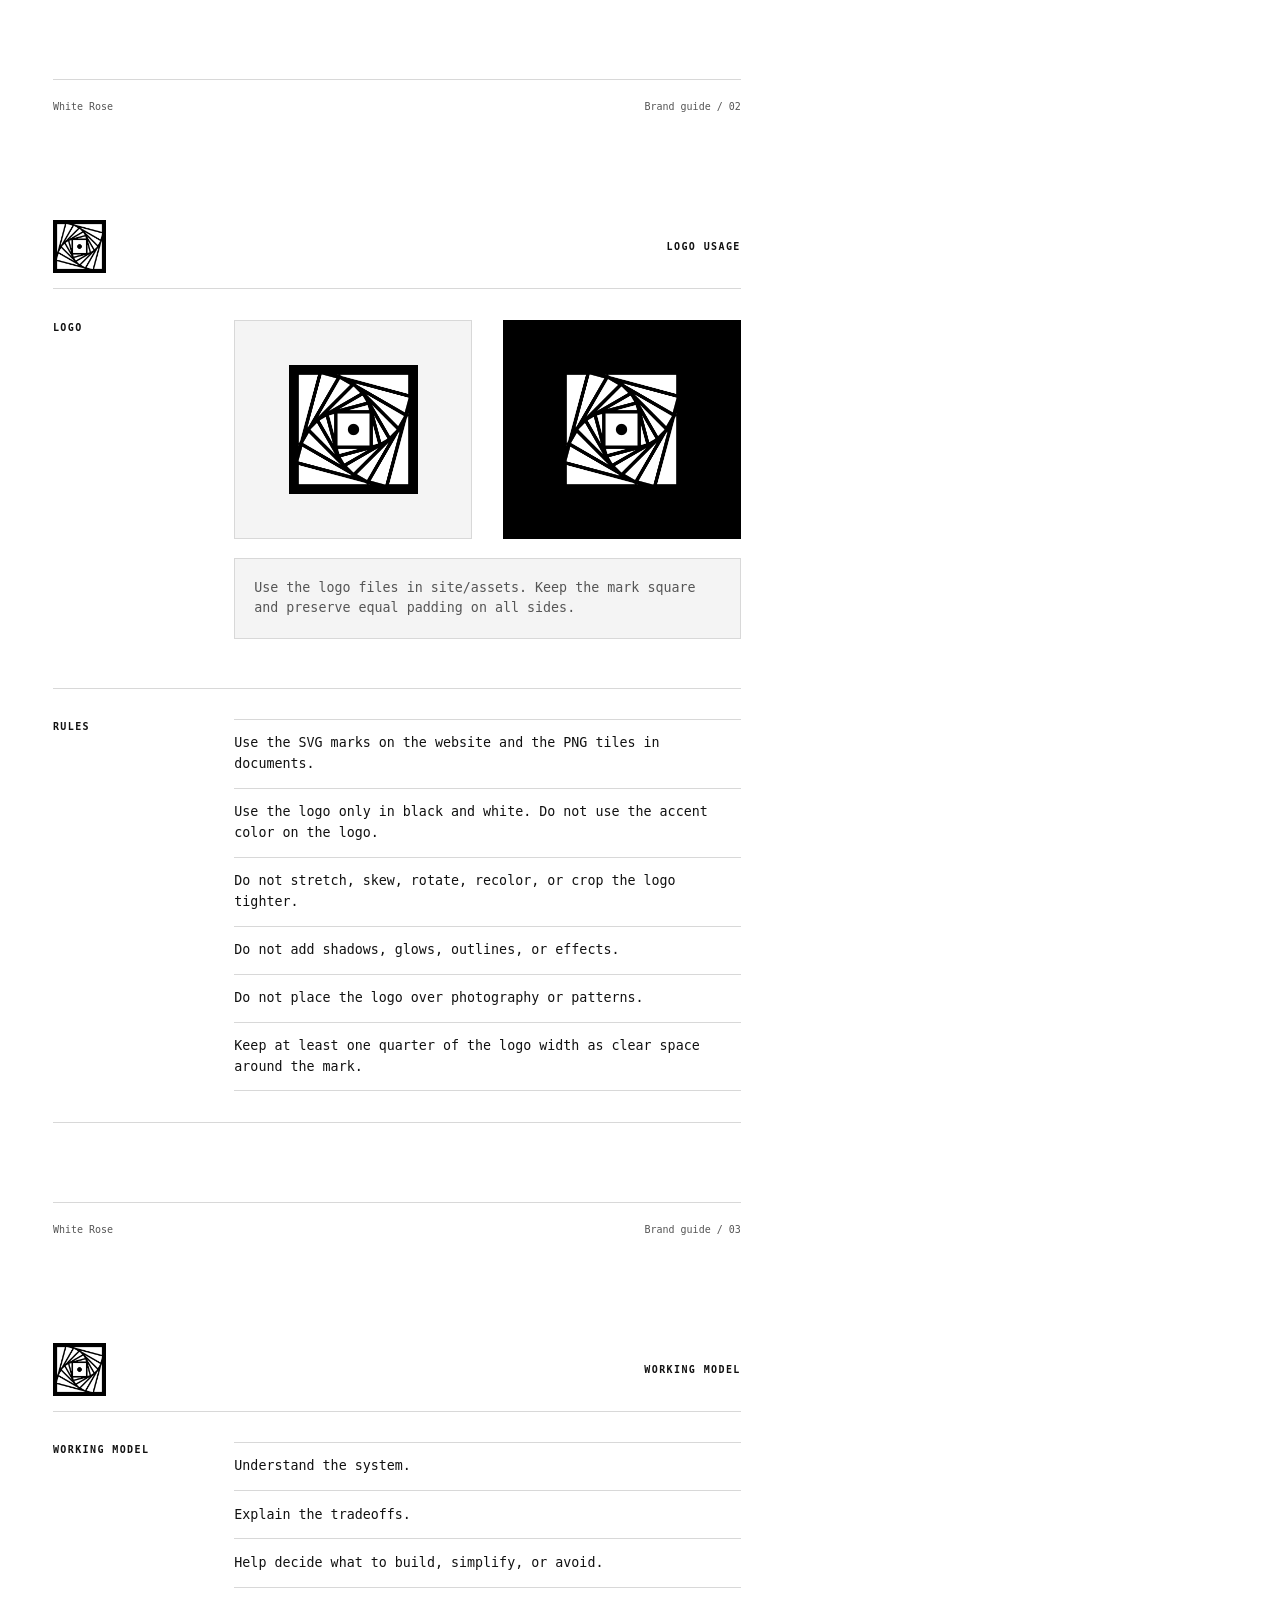
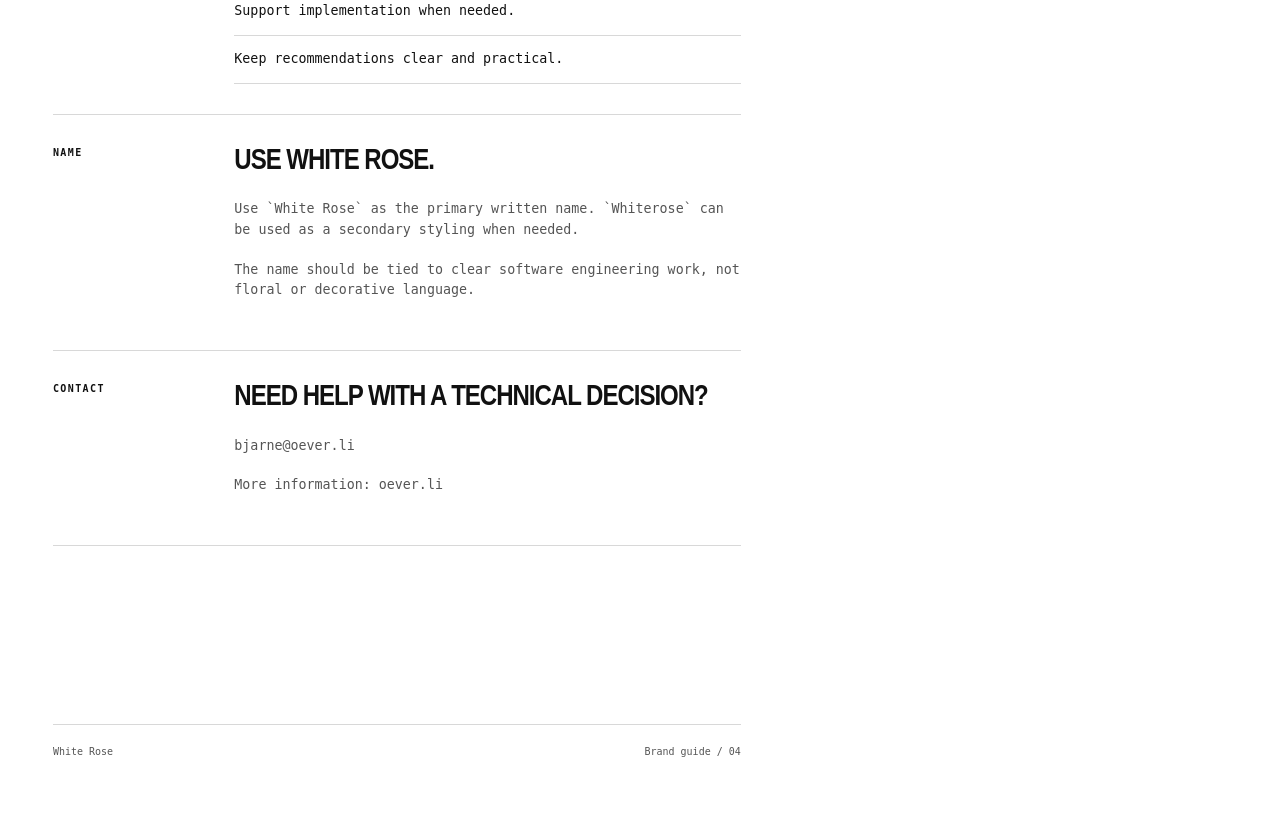
<file: brand/white-rose-brand.html>
<!doctype html>
<html lang="en">
  <head>
    <meta charset="utf-8">
    <title>White Rose Brand</title>
    <style>
      :root {
        --black: #000000;
        --white: #ffffff;
        --text: #111111;
        --muted: #555555;
        --line: #d8d8d8;
        --surface: #f4f4f4;
        --display: "Arial Narrow", "Liberation Sans Narrow", "DejaVu Sans Condensed", sans-serif;
        --body: "DejaVu Sans Mono", "Liberation Mono", monospace;
      }

      @page {
        size: A4;
        margin: 0;
      }

      * {
        box-sizing: border-box;
      }

      body {
        width: 210mm;
        margin: 0;
        color: var(--text);
        background: var(--white);
        font-family: var(--body);
        font-size: 10pt;
        line-height: 1.55;
      }

      h1,
      h2,
      h3,
      p {
        margin-top: 0;
      }

      h1,
      h2,
      h3 {
        font-family: var(--display);
        font-weight: 900;
        line-height: 0.95;
        text-transform: uppercase;
      }

      h1 {
        margin-bottom: 16mm;
        color: var(--white);
        font-size: 42pt;
        letter-spacing: -0.04em;
      }

      h2 {
        margin-bottom: 7mm;
        font-size: 22pt;
        letter-spacing: -0.035em;
      }

      h3 {
        margin-bottom: 2.5mm;
        font-size: 11pt;
        letter-spacing: -0.01em;
      }

      p {
        margin-bottom: 5mm;
        color: var(--muted);
      }

      a {
        color: inherit;
      }

      /* Each page is exactly one A4 sheet. Content that does not fit shows as overflow in the PDF. */
      .page {
        width: 210mm;
        height: 297mm;
        break-after: page;
      }

      .page:last-child {
        break-after: auto;
      }

      .cover {
        display: grid;
        padding: 14mm;
        color: var(--white);
        background: var(--black);
        border: 1px solid var(--black);
      }

      .cover-inner {
        display: grid;
        align-content: space-between;
        min-height: 0;
        border: 1px solid rgba(255, 255, 255, 0.22);
        padding: 16mm;
      }

      .cover-logo {
        width: 42mm;
        height: 42mm;
        object-fit: contain;
      }

      .cover-meta {
        display: grid;
        gap: 3mm;
        color: #a8a8a8;
        font-size: 8pt;
        letter-spacing: 0.12em;
        text-transform: uppercase;
      }

      .cover-copy {
        max-width: 122mm;
      }

      .cover-copy p {
        color: #d0d0d0;
        font-size: 11pt;
      }

      .document-page {
        display: flex;
        flex-direction: column;
        padding: 14mm;
      }

      .page-header,
      .page-footer {
        display: flex;
        align-items: center;
        justify-content: space-between;
        border-bottom: 1px solid var(--line);
        padding-bottom: 4mm;
      }

      .page-footer {
        margin-top: auto;
        border-top: 1px solid var(--line);
        border-bottom: 0;
        padding-top: 5mm;
        padding-bottom: 0;
        color: var(--muted);
        font-size: 7.5pt;
      }

      .small-logo {
        width: 14mm;
        height: 14mm;
        object-fit: contain;
      }

      .doc-label,
      .section-label,
      .meta-label {
        font-size: 7.5pt;
        font-weight: 700;
        letter-spacing: 0.14em;
        text-transform: uppercase;
      }

      .doc-label,
      .section-label {
        color: var(--text);
      }

      .section {
        padding: 8mm 0;
        border-bottom: 1px solid var(--line);
      }

      .section-grid {
        display: grid;
        grid-template-columns: 34mm 1fr;
        gap: 14mm;
      }

      .wide-copy {
        max-width: 138mm;
      }

      .two-col {
        display: grid;
        grid-template-columns: 1fr 1fr;
        gap: 8mm;
      }

      .service-list,
      .rule-list {
        display: grid;
        gap: 0;
        margin: 0;
        padding: 0;
        list-style: none;
        border-top: 1px solid var(--line);
      }

      .service-list li,
      .rule-list li {
        display: grid;
        grid-template-columns: 16mm 1fr;
        gap: 6mm;
        padding: 3.5mm 0;
        border-bottom: 1px solid var(--line);
      }

      .rule-list li {
        grid-template-columns: 1fr;
        padding: 3.5mm 0;
      }

      .number {
        color: var(--muted);
        font-size: 8pt;
      }

      .swatch-row {
        display: grid;
        grid-template-columns: repeat(4, 1fr);
        gap: 4mm;
      }

      .swatch {
        min-height: 30mm;
        border: 1px solid var(--line);
        padding: 4mm;
      }

      .swatch.black {
        color: var(--white);
        background: var(--black);
        border-color: var(--black);
      }

      .swatch.white {
        background: var(--white);
      }

      .swatch.muted {
        background: #9a9a9a;
      }

      .swatch.surface {
        background: var(--surface);
      }

      .swatch.web-bg {
        color: #edebe6;
        background: #080808;
        border-color: #080808;
      }

      .swatch.web-text {
        background: #edebe6;
      }

      .swatch.web-accent {
        background: #f07383;
        border-color: #f07383;
      }

      .swatch.web-muted {
        color: var(--white);
        background: #7b7a77;
        border-color: #7b7a77;
      }

      .swatch.web-bg p,
      .swatch.web-muted p {
        color: inherit;
      }

      .swatch.web-accent p {
        color: var(--text);
      }

      .swatch-note {
        margin: 4mm 0 0;
        font-size: 8.5pt;
      }

      .logo-panel {
        display: grid;
        grid-template-columns: 1fr 1fr;
        gap: 8mm;
      }

      .logo-box {
        display: grid;
        place-items: center;
        min-height: 58mm;
        border: 1px solid var(--line);
        background: var(--surface);
      }

      .logo-box.dark {
        background: var(--black);
        border-color: var(--black);
      }

      .logo-box img {
        width: 34mm;
        height: 34mm;
        object-fit: contain;
      }

      .note {
        margin-top: 5mm;
        padding: 5mm;
        background: var(--surface);
        border: 1px solid var(--line);
        color: var(--muted);
      }
    </style>
  </head>
  <body>
    <section class="page cover">
      <div class="cover-inner">
        <img class="cover-logo" src="../site/assets/logo-512.png" alt="White Rose logo">
        <div class="cover-copy">
          <p class="cover-meta">Brand guide / White Rose / 2026</p>
          <h1>White Rose</h1>
          <p>Software engineering consultancy for technical direction, architecture review, hands-on development, and DevSecOps.</p>
        </div>
        <div class="cover-meta">
          <span>whiterose.no</span>
          <span>bjarne@oever.li</span>
        </div>
      </div>
    </section>

    <section class="page document-page">
      <header class="page-header">
        <img class="small-logo" src="../site/assets/logo-192.png" alt="White Rose logo">
        <span class="doc-label">Brand Overview</span>
      </header>

      <section class="section section-grid">
        <p class="section-label">Company</p>
        <div class="wide-copy">
          <h2>Software engineering consultancy.</h2>
          <p>White Rose reviews software systems, plans technical work, clarifies engineering decisions, and delivers hands-on development with DevSecOps.</p>
        </div>
      </section>

      <section class="section section-grid">
        <p class="section-label">Services</p>
        <ul class="service-list">
          <li>
            <span class="number">01</span>
            <div>
              <h3>Technical direction</h3>
              <p>Help decide what to build, what to simplify, and what to avoid.</p>
            </div>
          </li>
          <li>
            <span class="number">02</span>
            <div>
              <h3>Architecture review</h3>
              <p>Review systems, codebases, and infrastructure.</p>
            </div>
          </li>
          <li>
            <span class="number">03</span>
            <div>
              <h3>Development</h3>
              <p>Build features, integrations, backend services, and internal tooling.</p>
            </div>
          </li>
          <li>
            <span class="number">04</span>
            <div>
              <h3>DevSecOps</h3>
              <p>Support deployment, infrastructure, automation, reliability, and security workflows.</p>
            </div>
          </li>
        </ul>
      </section>

      <footer class="page-footer">
        <span>White Rose</span>
        <span>Brand guide / 01</span>
      </footer>
    </section>

    <section class="page document-page">
      <header class="page-header">
        <img class="small-logo" src="../site/assets/logo-192.png" alt="White Rose logo">
        <span class="doc-label">Visual System</span>
      </header>

      <section class="section section-grid">
        <p class="section-label">Direction</p>
        <div class="wide-copy">
          <h2>Dark, exact, one accent.</h2>
          <p>The website uses a dark dot grid, a rotary dial, and a dot-matrix readout. It shows one section at a time.</p>
          <p>Use one rose accent for the active state only. Avoid gradients, extra colors, stock imagery, and unnecessary effects. Documents and PDFs stay black and white.</p>
        </div>
      </section>

      <section class="section section-grid">
        <p class="section-label">Color</p>
        <div>
          <div class="swatch-row">
            <div class="swatch web-bg">
              <span class="meta-label">Background</span>
              <p>#080808</p>
            </div>
            <div class="swatch web-text">
              <span class="meta-label">Text</span>
              <p>#edebe6</p>
            </div>
            <div class="swatch web-accent">
              <span class="meta-label">Accent</span>
              <p>#f07383</p>
            </div>
            <div class="swatch web-muted">
              <span class="meta-label">Muted</span>
              <p>#7b7a77</p>
            </div>
          </div>
          <p class="swatch-note">Website dark theme. Documents use black #000000, white #ffffff, and gray only.</p>
        </div>
      </section>

      <section class="section section-grid">
        <p class="section-label">Typography</p>
        <div class="two-col">
          <div>
            <h3>Website</h3>
            <p>Use Geist for text and Geist Mono for labels and numbers. Use sentence case and short headings.</p>
          </div>
          <div>
            <h3>Documents</h3>
            <p>Use a condensed bold sans for titles and a monospace for body text and numbers.</p>
          </div>
        </div>
      </section>

      <footer class="page-footer">
        <span>White Rose</span>
        <span>Brand guide / 02</span>
      </footer>
    </section>

    <section class="page document-page">
      <header class="page-header">
        <img class="small-logo" src="../site/assets/logo-192.png" alt="White Rose logo">
        <span class="doc-label">Logo Usage</span>
      </header>

      <section class="section section-grid">
        <p class="section-label">Logo</p>
        <div>
          <div class="logo-panel">
            <div class="logo-box">
              <img src="../site/assets/logo-512.png" alt="White Rose logo on light background">
            </div>
            <div class="logo-box dark">
              <img src="../site/assets/logo-512.png" alt="White Rose logo on dark background">
            </div>
          </div>
          <p class="note">Use the logo files in site/assets. Keep the mark square and preserve equal padding on all sides.</p>
        </div>
      </section>

      <section class="section section-grid">
        <p class="section-label">Rules</p>
        <ul class="rule-list">
          <li>Use the SVG marks on the website and the PNG tiles in documents.</li>
          <li>Use the logo only in black and white. Do not use the accent color on the logo.</li>
          <li>Do not stretch, skew, rotate, recolor, or crop the logo tighter.</li>
          <li>Do not add shadows, glows, outlines, or effects.</li>
          <li>Do not place the logo over photography or patterns.</li>
          <li>Keep at least one quarter of the logo width as clear space around the mark.</li>
        </ul>
      </section>

      <footer class="page-footer">
        <span>White Rose</span>
        <span>Brand guide / 03</span>
      </footer>
    </section>

    <section class="page document-page">
      <header class="page-header">
        <img class="small-logo" src="../site/assets/logo-192.png" alt="White Rose logo">
        <span class="doc-label">Working Model</span>
      </header>

      <section class="section section-grid">
        <p class="section-label">Working Model</p>
        <ul class="rule-list">
          <li>Understand the system.</li>
          <li>Explain the tradeoffs.</li>
          <li>Help decide what to build, simplify, or avoid.</li>
          <li>Support implementation when needed.</li>
          <li>Keep recommendations clear and practical.</li>
        </ul>
      </section>

      <section class="section section-grid">
        <p class="section-label">Name</p>
        <div class="wide-copy">
          <h2>Use White Rose.</h2>
          <p>Use `White Rose` as the primary written name. `Whiterose` can be used as a secondary styling when needed.</p>
          <p>The name should be tied to clear software engineering work, not floral or decorative language.</p>
        </div>
      </section>

      <section class="section section-grid">
        <p class="section-label">Contact</p>
        <div class="wide-copy">
          <h2>Need help with a technical decision?</h2>
          <p>bjarne@oever.li</p>
          <p>More information: oever.li</p>
        </div>
      </section>

      <footer class="page-footer">
        <span>White Rose</span>
        <span>Brand guide / 04</span>
      </footer>
    </section>
  </body>
</html>
</file>
<file: styles.css>
:root {
  color-scheme: dark;

  /* Color tokens */
  --color-bg: #000000;
  --color-text: #ffffff;
  --color-muted: #9a9a9a;
  --color-faint: #5f5f5f;
  --color-line: rgba(255, 255, 255, 0.18);
  --color-line-strong: rgba(255, 255, 255, 0.52);
  --color-surface: rgba(255, 255, 255, 0.045);
  --color-header: rgba(0, 0, 0, 0.9);

  /* Typography tokens */
  --font-display: "Druk Wide", "Compacta", "DIN Condensed", "Bahnschrift Condensed", Impact, "Arial Narrow", sans-serif;
  --font-body: "Berkeley Mono", "IBM Plex Mono", "SFMono-Regular", Consolas, monospace;
  --font-size-label: 0.68rem;
  --font-size-nav: 0.72rem;
  --font-size-nav-mobile: 0.68rem;
  --font-size-nav-tiny: 0.62rem;
  --font-size-brand: 0.78rem;
  --font-size-brand-mobile: 0.95rem;
  --font-size-brand-tiny: 0.86rem;
  --font-size-button: 0.7rem;
  --font-size-small: 0.8rem;
  --font-size-body: 0.9rem;
  --font-size-principle: 0.86rem;
  --font-size-lead: 1rem;
  --font-size-h3: 1rem;
  --font-size-h2: clamp(1.55rem, 2.6vw, 2.7rem);
  --font-size-h1: clamp(2.7rem, 5.2vw, 5.15rem);
  --line-height-tight: 0.9;
  --line-height-heading: 0.98;
  --line-height-body: 1.75;
  --tracking-label: 0.16em;
  --tracking-nav: 0.1em;
  --tracking-heading-lg: -0.055em;
  --tracking-heading-md: -0.04em;
  --tracking-heading-sm: -0.01em;

  /* Layout tokens */
  --container: min(1240px, calc(100% - 48px));
  --container-mobile: min(100% - 28px, 1240px);
  --rail-width: 260px;
  --content-gap: 60px;
  --section-gap: 36px;
  --label-column: 160px;
  --section-y: 64px;
  --section-y-mobile: 62px;
  --page-top: 112px;
  --header-top: 16px;

  /* Spacing tokens */
  --space-1: 8px;
  --space-2: 10px;
  --space-3: 12px;
  --space-4: 16px;
  --space-5: 18px;
  --space-6: 20px;
  --space-7: 22px;
  --space-8: 24px;
  --space-9: 26px;
  --space-10: 28px;
  --space-11: 34px;
  --space-12: 40px;
  --space-13: 48px;
  --space-14: 54px;
  --space-15: 56px;
  --space-16: 70px;
  --space-17: 76px;

  /* Component tokens */
  --button-height: 44px;
  --button-x: 15px;
  --icon-button-size: 34px;
  --mark-sm: 24px;
  --mark-lg: 76px;
  --border: 1px solid var(--color-line);
  --border-strong: 1px solid var(--color-line-strong);
  --motion-fast: 160ms ease;
  --motion-reveal: 520ms ease;
}

* {
  box-sizing: border-box;
}

html {
  scroll-behavior: smooth;
}

body {
  min-height: 100vh;
  margin: 0;
  color: var(--color-text);
  background: var(--color-bg);
  font-family: var(--font-body);
  overflow-x: hidden;
}

body::before {
  position: fixed;
  inset: var(--space-3);
  z-index: -1;
  content: "";
  border: 1px solid rgba(255, 255, 255, 0.07);
  pointer-events: none;
}

a {
  color: inherit;
  text-decoration: none;
}

.text-link {
  color: var(--color-text);
  text-decoration: underline;
  text-decoration-thickness: 1px;
  text-underline-offset: 0.22em;
}

h1,
h2,
h3,
p {
  margin-top: 0;
}

h1,
h2,
h3 {
  color: var(--color-text);
  font-family: var(--font-display);
  font-weight: 900;
  text-transform: uppercase;
}

h1 {
  max-width: 760px;
  margin-bottom: var(--space-8);
  font-size: var(--font-size-h1);
  line-height: var(--line-height-tight);
  letter-spacing: var(--tracking-heading-lg);
}

h2 {
  max-width: 650px;
  margin-bottom: var(--space-5);
  font-size: var(--font-size-h2);
  line-height: var(--line-height-heading);
  letter-spacing: var(--tracking-heading-md);
}

h3 {
  margin-bottom: 0;
  font-size: var(--font-size-h3);
  line-height: 1;
  letter-spacing: var(--tracking-heading-sm);
}

p {
  color: var(--color-muted);
  line-height: var(--line-height-body);
}

.site-header {
  position: fixed;
  top: 0;
  left: 50%;
  z-index: 20;
  display: flex;
  align-items: center;
  justify-content: space-between;
  width: var(--container);
  margin-top: var(--header-top);
  padding: var(--space-3) 0;
  border-bottom: 1px solid transparent;
  transform: translateX(-50%);
  transition: background var(--motion-fast), border-color var(--motion-fast), padding var(--motion-fast);
}

.site-header.is-scrolled {
  padding: var(--space-3) var(--space-4);
  border-color: var(--color-line);
  background: var(--color-header);
  backdrop-filter: blur(14px);
}

.brand,
.nav {
  display: flex;
  align-items: center;
}

.brand {
  gap: var(--space-2);
  font-size: var(--font-size-brand);
  font-weight: 700;
  letter-spacing: var(--tracking-nav);
  text-transform: uppercase;
}

.brand-mark,
.rail-mark {
  flex: 0 0 auto;
  width: var(--mark-sm);
  height: var(--mark-sm);
  display: block;
  object-fit: contain;
}

.nav {
  gap: var(--space-7);
}

.menu-toggle {
  display: none;
}

.nav a {
  color: var(--color-muted);
  font-size: var(--font-size-nav);
  font-weight: 600;
  letter-spacing: var(--tracking-nav);
  text-transform: uppercase;
  transition: color var(--motion-fast);
}

.nav a:hover,
.nav a:focus-visible {
  color: var(--color-text);
}

.page {
  display: grid;
  grid-template-columns: var(--rail-width) minmax(0, 1fr);
  gap: var(--content-gap);
  width: var(--container);
  margin: 0 auto;
  padding: var(--page-top) 0 var(--space-12);
}

.identity-rail {
  position: sticky;
  top: var(--page-top);
  align-self: start;
  min-height: calc(100vh - 144px);
  padding: 0 0 var(--space-8);
  border-right: var(--border);
}

.rail-mark {
  width: var(--mark-lg);
  height: var(--mark-lg);
  margin-bottom: var(--space-13);
}

.identity-rail dl {
  display: grid;
  gap: var(--space-8);
  width: min(190px, 100%);
  margin: 0;
}

.identity-rail dt,
.section-label,
.kicker,
.service span {
  color: var(--color-text);
  font-size: var(--font-size-label);
  font-weight: 700;
  letter-spacing: var(--tracking-label);
  text-transform: uppercase;
}

.identity-rail dd {
  margin: var(--space-1) 0 0;
  color: var(--color-muted);
  font-size: var(--font-size-small);
  line-height: 1.6;
}

.focus-list {
  display: grid;
  gap: var(--space-1);
  margin: 0;
  padding: 0;
  list-style: none;
}

.focus-list li {
  position: relative;
  padding-left: var(--space-4);
}

.focus-list li::before {
  position: absolute;
  top: 0.75em;
  left: 0;
  width: 6px;
  height: 1px;
  content: "";
  background: var(--color-text);
}

.content {
  min-width: 0;
}

.hero {
  display: grid;
  align-content: end;
  min-height: clamp(520px, 72vh, 680px);
  padding-bottom: var(--space-12);
  border-bottom: var(--border);
}

.kicker,
.section-label {
  margin: 0 0 var(--space-5);
}

.lead {
  max-width: 610px;
  margin-bottom: 0;
  font-size: var(--font-size-lead);
}

.hero-actions {
  display: flex;
  flex-wrap: wrap;
  gap: var(--space-2);
  margin-top: var(--space-11);
}

.button {
  display: inline-flex;
  align-items: center;
  justify-content: center;
  min-height: var(--button-height);
  padding: 0 var(--button-x);
  border: var(--border);
  color: var(--color-text);
  font-size: var(--font-size-button);
  font-weight: 700;
  letter-spacing: 0.12em;
  text-transform: uppercase;
  transition: border-color var(--motion-fast), background var(--motion-fast), color var(--motion-fast);
}

.button:hover,
.button:focus-visible {
  border-color: var(--color-line-strong);
}

.button.primary {
  color: var(--color-bg);
  background: var(--color-text);
}

.button.secondary {
  background: transparent;
}

.statement,
.work,
.principles,
.signals,
.contact {
  padding: var(--section-y) 0;
  border-bottom: var(--border);
}

.statement,
.section-head,
.contact {
  display: grid;
  grid-template-columns: var(--label-column) minmax(0, 1fr);
  gap: var(--section-gap);
}

.statement {
  grid-template-columns: var(--label-column) minmax(0, 1fr);
}

.statement p:not(.section-label) {
  grid-column: 2;
  max-width: 860px;
  margin-bottom: 0;
}

.section-head {
  align-items: end;
  margin-bottom: var(--space-8);
}

.section-head h2 {
  margin-bottom: 0;
}

.service-list {
  border-top: var(--border);
}

.service {
  display: grid;
  grid-template-columns: 72px minmax(150px, 0.35fr) minmax(0, 1fr);
  gap: var(--space-8);
  align-items: baseline;
  padding: var(--space-7) 0;
  border-bottom: var(--border);
}

.service span {
  color: var(--color-faint);
}

.service p {
  max-width: 560px;
  margin-bottom: 0;
  font-size: var(--font-size-body);
}

.principle-grid {
  display: grid;
  grid-template-columns: repeat(3, 1fr);
  border-top: var(--border);
  border-left: var(--border);
}

.principle {
  min-height: 190px;
  padding: var(--space-6);
  border-right: var(--border);
  border-bottom: var(--border);
  background: var(--color-surface);
}

.principle h3 {
  margin-bottom: var(--space-10);
}

.principle p {
  margin-bottom: 0;
  font-size: var(--font-size-principle);
}

.contact {
  margin-bottom: 0;
}

.contact h2 {
  max-width: 690px;
}

.contact-actions {
  display: flex;
  flex-wrap: wrap;
  gap: var(--space-2);
  align-items: center;
  margin-top: var(--space-6);
}

.contact-link {
  display: inline-block;
  padding-bottom: 7px;
  border-bottom: 1px solid var(--color-text);
  color: var(--color-text);
  font-size: var(--font-size-body);
  font-weight: 700;
  letter-spacing: 0.08em;
  text-transform: uppercase;
}

.copy-button {
  position: relative;
  display: inline-grid;
  place-items: center;
  flex: 0 0 auto;
  width: var(--icon-button-size);
  height: var(--icon-button-size);
  padding: 0;
  border: var(--border);
  color: var(--color-text);
  background: transparent;
  cursor: pointer;
  transition: border-color var(--motion-fast), background var(--motion-fast), color var(--motion-fast);
}

.copy-button:hover,
.copy-button:focus-visible {
  border-color: var(--color-line-strong);
}

.copy-button.is-copied {
  background: var(--color-text);
  color: var(--color-bg);
}

.copy-icon,
.copy-icon::before {
  display: block;
  width: 12px;
  height: 14px;
  border: 1px solid currentColor;
}

.copy-icon {
  position: relative;
  transform: translate(2px, 1px);
}

.copy-icon::before {
  position: absolute;
  top: -5px;
  left: -5px;
  content: "";
  background: var(--color-bg);
}

.copy-button.is-copied .copy-icon::before {
  background: var(--color-text);
}

.reveal {
  opacity: 0;
  transform: translateY(14px);
  transition: opacity var(--motion-reveal), transform var(--motion-reveal);
}

.reveal.is-visible {
  opacity: 1;
  transform: translateY(0);
}

@media (max-width: 980px) {
  :root {
    --content-gap: 0;
    --section-gap: var(--space-3);
  }

  .page {
    grid-template-columns: 1fr;
    gap: 0;
  }

  .identity-rail {
    position: static;
    min-height: 0;
    padding: 0 0 var(--space-11);
    border-right: 0;
    border-bottom: var(--border);
  }

  .rail-mark {
    width: 52px;
    height: 52px;
    margin-bottom: var(--space-10);
  }

  .identity-rail dl {
    grid-template-columns: repeat(2, minmax(0, 1fr));
    width: 100%;
  }

  .hero {
    min-height: auto;
    padding: var(--space-14) 0 var(--space-12);
  }

  .statement,
  .section-head,
  .contact {
    grid-template-columns: 1fr;
    gap: var(--space-3);
  }

  .statement p:not(.section-label) {
    grid-column: auto;
    max-width: 100%;
  }

  .service {
    grid-template-columns: 52px 1fr;
  }

  .service p {
    grid-column: 2;
  }

  .principle-grid {
    grid-template-columns: 1fr;
  }
}

@media (max-width: 640px) {
  :root {
    --container-mobile: min(100% - 24px, 1240px);
    --font-size-h1: clamp(2.25rem, 12vw, 3.35rem);
    --font-size-h2: clamp(1.45rem, 8vw, 2.15rem);
    --font-size-lead: 0.95rem;
    --line-height-tight: 0.94;
    --section-y-mobile: 30px;
  }

  body::before {
    display: none;
  }

  .site-header,
  .page {
    width: var(--container-mobile);
  }

  .site-header {
    position: absolute;
    display: grid;
    grid-template-columns: 44px minmax(0, 1fr) 44px;
    align-items: center;
    gap: var(--space-2);
    margin-top: var(--space-3);
    padding-bottom: var(--space-3);
    border-bottom-color: var(--color-line);
  }

  .brand {
    grid-column: 2;
    justify-content: center;
    justify-self: center;
    min-width: 0;
    font-size: var(--font-size-brand-mobile);
  }

  .brand-mark {
    width: 38px;
    height: 38px;
  }

  .menu-toggle {
    position: relative;
    grid-column: 3;
    display: inline-flex;
    align-items: center;
    justify-content: center;
    justify-self: end;
    width: 44px;
    height: 44px;
    padding: 0;
    border: var(--border);
    color: var(--color-text);
    background: transparent;
    cursor: pointer;
  }

  .menu-toggle span:first-child {
    position: absolute;
    width: 1px;
    height: 1px;
    overflow: hidden;
    clip: rect(0 0 0 0);
    white-space: nowrap;
  }

  .menu-icon,
  .menu-icon::before,
  .menu-icon::after {
    display: block;
    width: 18px;
    height: 1px;
    background: var(--color-text);
    transition: transform var(--motion-fast), opacity var(--motion-fast);
  }

  .menu-icon {
    position: relative;
  }

  .menu-icon::before,
  .menu-icon::after {
    position: absolute;
    left: 0;
    content: "";
  }

  .menu-icon::before {
    transform: translateY(-6px);
  }

  .menu-icon::after {
    transform: translateY(6px);
  }

  .site-header.is-menu-open .menu-icon {
    background: transparent;
  }

  .site-header.is-menu-open .menu-icon::before {
    transform: rotate(45deg);
  }

  .site-header.is-menu-open .menu-icon::after {
    transform: rotate(-45deg);
  }

  .nav {
    grid-column: 1 / -1;
    display: none;
    width: 100%;
    justify-content: center;
    gap: var(--space-2);
    padding-top: var(--space-3);
    border-top: var(--border);
  }

  .site-header.is-menu-open .nav {
    display: flex;
  }

  .nav a {
    font-size: var(--font-size-nav-mobile);
    letter-spacing: 0.08em;
  }

  .page {
    padding-top: 112px;
    padding-bottom: var(--space-6);
  }

  .identity-rail {
    display: none;
  }

  .hero {
    padding-top: var(--space-8);
    padding-bottom: var(--space-8);
  }

  .section-head {
    margin-bottom: var(--space-5);
  }

  .lead,
  .statement p:not(.section-label),
  .service p,
  .principle p {
    max-width: 100%;
  }

  .button,
  .hero-actions {
    width: 100%;
  }

  .button {
    min-height: 46px;
    text-align: center;
  }

  .service {
    grid-template-columns: 1fr;
    gap: var(--space-1);
    padding: var(--space-4) 0;
  }

  .service p {
    grid-column: auto;
  }

  .principle {
    min-height: 0;
    padding: var(--space-4);
  }

  .principle h3 {
    margin-bottom: var(--space-4);
  }

  .contact-link {
    max-width: 100%;
    overflow-wrap: anywhere;
  }

  .contact-actions {
    width: 100%;
  }

  .statement,
  .work,
  .principles,
  .signals,
  .contact {
    padding: var(--section-y-mobile) 0;
  }
}

@media (max-width: 380px) {
  :root {
    --font-size-h1: clamp(2rem, 11vw, 2.8rem);
    --font-size-h2: clamp(1.3rem, 7vw, 1.9rem);
  }

  .brand {
    font-size: var(--font-size-brand-tiny);
  }

  .nav a {
    font-size: var(--font-size-nav-tiny);
  }
}

@media (prefers-reduced-motion: reduce) {
  *,
  *::before,
  *::after {
    scroll-behavior: auto !important;
    transition-duration: 0.01ms !important;
    animation-duration: 0.01ms !important;
    animation-iteration-count: 1 !important;
  }

  .reveal {
    opacity: 1;
    transform: none;
  }
}
</file>
<file: site/styles.css>
:root {
  color-scheme: dark;

  /* Color tokens. script.js reads --fg, --accent, --surface and --bg for the canvas. */
  --bg: #080808;
  --fg: #edebe6;
  --accent: #f07383;
  --surface: #e2e0db;
  --muted: #7b7a77;
  --soft: #bfbeba;
  --line: #2d2c2c;
  --dotline: #585756;
  --halo: 0 0 6px var(--bg), 0 0 3px var(--bg), 0 0 1px var(--bg);

  /* Typography tokens */
  --font-sans: "Geist", ui-sans-serif, system-ui, sans-serif;
  --font-mono: "Geist Mono", ui-monospace, "SFMono-Regular", monospace;
  --ease-out: cubic-bezier(0.2, 0.7, 0.2, 1);

  /* Layout tokens. script.js sets these on [data-root] from the viewport size. */
  --rx: 64px;
  --ht: 26px;
  --hr: 24px;
  --pt: 220px;
  --pr: 360px;
  --pb: 52px;
  --dz-l: 75%;
  --dz-t: 0px;
  --hint-d: flex;
  --cnt-d: inline;
}

:root[data-theme="light"] {
  color-scheme: light;
  --bg: #eeece6;
  --fg: #131312;
  --accent: #c8364c;
  --surface: #1e1e1d;
  --muted: #81807c;
  --soft: #3f3e3c;
  --line: #cbc9c4;
  --dotline: #a1a09c;
}

@media (max-width: 759px) {
  :root {
    --rx: 20px;
    --ht: 18px;
    --hr: 20px;
    --pt: 76px;
    --pr: 20px;
    --pb: 24px;
    --hint-d: none;
    --cnt-d: none;
  }
}

@keyframes wr-in {
  from {
    opacity: 0;
    transform: translateY(10px);
  }

  to {
    opacity: 1;
    transform: none;
  }
}

@keyframes wr-fade {
  from {
    opacity: 0;
  }

  to {
    opacity: 1;
  }
}

* {
  box-sizing: border-box;
}

html,
body {
  height: 100%;
  margin: 0;
  overflow: hidden;
  overscroll-behavior: none;
  background: var(--bg);
  -webkit-font-smoothing: antialiased;
  -webkit-text-size-adjust: 100%;
  text-size-adjust: 100%;
}

body {
  color: var(--fg);
  font-family: var(--font-sans);
}

a {
  color: inherit;
  text-underline-offset: 3px;
  text-decoration-thickness: 1px;
}

button {
  touch-action: manipulation;
}

:focus-visible {
  outline: 2px solid var(--accent);
  outline-offset: 3px;
}

.wr {
  position: fixed;
  inset: 0;
  overflow: hidden;
  background: var(--bg);
  color: var(--fg);
  user-select: none;
  -webkit-user-select: none;
  -webkit-tap-highlight-color: transparent;
}

.wr-canvas {
  position: absolute;
  inset: 0;
  display: block;
  width: 100%;
  height: 100%;
}

.wr-zone {
  position: absolute;
  top: var(--dz-t);
  right: 0;
  bottom: 0;
  left: var(--dz-l);
  cursor: grab;
  touch-action: none;
}

.wr-ui {
  position: absolute;
  inset: 0;
  z-index: 1;
  pointer-events: none;
  transition: opacity 220ms ease;
}

.wr:not([data-contact="closed"]) .wr-ui {
  opacity: 0;
}

/* Header */

.wr-header {
  position: absolute;
  top: var(--ht);
  right: var(--hr);
  left: var(--rx);
  display: flex;
  align-items: center;
  justify-content: space-between;
  gap: 16px;
  pointer-events: auto;
  text-shadow: var(--halo);
}

.wr-brand {
  display: flex;
  align-items: center;
  gap: 10px;
  color: var(--fg);
  font-size: 15px;
  font-weight: 500;
  letter-spacing: -0.01em;
  text-decoration: none;
  white-space: nowrap;
}

.wr-brand img {
  display: block;
  width: 22px;
  height: 22px;
}

:root[data-theme="light"] .wr-brand img {
  filter: invert(1);
}

.wr-tools {
  display: flex;
  flex-shrink: 0;
  align-items: center;
  gap: 6px;
  font-family: var(--font-mono);
  font-size: 12px;
}

.wr-counter {
  display: var(--cnt-d);
  padding: 0 8px;
  color: var(--muted);
  font-variant-numeric: tabular-nums;
}

.wr-pill {
  padding: 6px 11px;
  border: 1px solid var(--line);
  border-radius: 999px;
  background: var(--bg);
  color: var(--fg);
  font: inherit;
  white-space: nowrap;
  cursor: pointer;
}

/* Content panel */

.wr-panel {
  position: absolute;
  top: var(--pt);
  right: var(--pr);
  bottom: var(--pb);
  left: var(--rx);
  overflow-x: hidden;
  overflow-y: auto;
  overscroll-behavior: contain;
  pointer-events: auto;
  user-select: text;
  -webkit-user-select: text;
  text-shadow: var(--halo);
  scrollbar-width: none;
  -webkit-mask-image: linear-gradient(to bottom, transparent 0, #000 14px, #000 calc(100% - 36px), transparent 100%);
  mask-image: linear-gradient(to bottom, transparent 0, #000 14px, #000 calc(100% - 36px), transparent 100%);
}

.wr-panel::-webkit-scrollbar {
  display: none;
}

.wr-section {
  padding: 14px 0 48px;
  animation: wr-in 380ms var(--ease-out) backwards;
}

/* With JavaScript, the panel shows one section at a time. Without it, all sections stack. */
.js .wr-section {
  display: none;
}

.js[data-section="intro"] #intro,
.js[data-section="position"] #position,
.js[data-section="work"] #work,
.js[data-section="products"] #products,
.js[data-section="principles"] #principles,
.js[data-section="proof"] #proof,
.js[data-section="about"] #about,
.js[data-section="media"] #media,
.js[data-section="contact"] #contact {
  display: block;
}

.wr-prose {
  max-width: 860px;
}

.wr-kicker {
  margin: 0 0 18px;
  color: var(--muted);
  font-family: var(--font-mono);
  font-size: 12px;
  letter-spacing: 0.06em;
  text-transform: uppercase;
}

.wr-section h1 {
  max-width: 15ch;
  margin: 0 0 24px;
  font-size: clamp(34px, 4.4vw, 64px);
  font-weight: 500;
  line-height: 1.02;
  letter-spacing: -0.03em;
  text-wrap: balance;
}

.wr-section h2 {
  margin: 0;
  font-size: clamp(30px, 3.6vw, 52px);
  font-weight: 500;
  line-height: 1.04;
  letter-spacing: -0.025em;
  text-wrap: balance;
}

.wr-prose h2 {
  margin-bottom: 24px;
}

#contact h2 {
  max-width: 16ch;
  margin-bottom: 28px;
}

.wr-lead {
  max-width: 60ch;
  margin: 0;
  color: var(--soft);
  font-size: clamp(16px, 1.25vw, 19px);
  line-height: 1.55;
  text-wrap: pretty;
}

.wr-lead .wr-strong-link {
  color: var(--fg);
}

.wr-actions {
  display: flex;
  flex-wrap: wrap;
  gap: 10px;
  margin-top: 32px;
}

.wr-btn {
  display: inline-flex;
  align-items: center;
  border-radius: 999px;
  font: inherit;
  font-size: 15px;
  font-weight: 500;
  text-decoration: none;
  text-shadow: none;
  cursor: pointer;
}

.wr-btn-primary {
  padding: 12px 18px;
  border: 0;
  background: var(--fg);
  color: var(--bg);
}

.wr-btn-secondary {
  padding: 11px 17px;
  border: 1px solid var(--muted);
  background: var(--bg);
  color: var(--fg);
}

/* Item grids */

.wr-grid {
  display: grid;
  grid-template-columns: repeat(auto-fit, minmax(min(100%, var(--col, 240px)), 1fr));
  gap: 36px 44px;
  margin-top: 40px;
}

.wr-grid-products {
  --col: 260px;
  max-width: 820px;
}

.wr-grid-principles {
  --col: 200px;
}

.wr-grid-media {
  --col: 220px;
  gap: 32px;
}

.wr-item {
  display: flex;
  flex-direction: column;
  gap: 10px;
  padding-top: 16px;
  border-top: 2px dotted var(--dotline);
}

.wr-num {
  color: var(--accent);
  font-family: var(--font-mono);
  font-size: 12px;
}

.wr-item h3 {
  margin: 0;
  font-size: 19px;
  font-weight: 500;
  letter-spacing: -0.01em;
}

.wr-item h3.wr-title-lg {
  font-size: clamp(22px, 2vw, 28px);
  letter-spacing: -0.02em;
}

.wr-title-lg a {
  text-decoration: none;
}

.wr-item p,
.wr-media p {
  margin: 0;
  color: var(--soft);
  font-size: 15px;
  line-height: 1.55;
  text-wrap: pretty;
}

/* Media */

.wr-media {
  display: flex;
  flex-direction: column;
  gap: 10px;
}

.wr-preview {
  display: grid;
  place-items: center;
  overflow: hidden;
  aspect-ratio: 16 / 10;
  border: 1px solid var(--line);
  border-radius: 6px;
  background: #000000;
}

.wr-preview-light {
  background: #f3f2ef;
}

.wr-preview img {
  display: block;
  width: 30%;
  height: auto;
}

.wr-preview img.wr-cover {
  width: 100%;
  height: 100%;
  object-fit: cover;
}

.wr-media h3 {
  margin: 6px 0 0;
  font-size: 17px;
  font-weight: 500;
  letter-spacing: -0.01em;
}

.wr-media p {
  font-size: 14px;
}

.wr-download {
  color: var(--fg);
  font-family: var(--font-mono);
  font-size: 12px;
}

/* Contact */

.wr-email {
  color: var(--fg);
  font-size: clamp(22px, 2.6vw, 36px);
  letter-spacing: -0.02em;
  overflow-wrap: anywhere;
}

/* Dial */

.wr-hint {
  position: absolute;
  bottom: 20px;
  left: var(--rx);
  display: var(--hint-d);
  gap: 14px;
  color: var(--muted);
  font-family: var(--font-mono);
  font-size: 11px;
  text-shadow: var(--halo);
}

.wr-labels {
  position: absolute;
  inset: 0;
  pointer-events: none;
}

.wr-labels button {
  position: absolute;
  top: 0;
  left: 0;
  margin: 0;
  padding: 4px 6px;
  border: 0;
  background: none;
  color: var(--fg);
  font: inherit;
  font-size: 15px;
  font-weight: 500;
  letter-spacing: -0.01em;
  white-space: nowrap;
  text-shadow: var(--halo);
  opacity: 0;
  pointer-events: auto;
  touch-action: none;
  cursor: pointer;
  will-change: transform;
}

/* Contact sheet */

.wr-sheet {
  position: absolute;
  inset: 0;
  z-index: 5;
  display: flex;
  flex-direction: column;
  justify-content: center;
  overflow-y: auto;
  padding: 64px var(--rx);
  background: var(--surface);
  color: var(--bg);
  user-select: text;
  -webkit-user-select: text;
  transition: opacity 140ms linear;
  animation: wr-fade 240ms ease-out backwards;
}

.wr-sheet[hidden] {
  display: none;
}

.wr-sheet.is-leaving {
  opacity: 0;
}

.wr-sheet-close {
  position: absolute;
  top: var(--ht);
  right: 24px;
  padding: 6px 11px;
  border: 1px solid color-mix(in srgb, var(--bg) 30%, transparent);
  border-radius: 999px;
  background: none;
  color: var(--bg);
  font-family: var(--font-mono);
  font-size: 12px;
  cursor: pointer;
}

.wr-sheet-kicker {
  margin: 0 0 20px;
  color: color-mix(in srgb, var(--bg) 62%, var(--surface));
  font-family: var(--font-mono);
  font-size: 12px;
  letter-spacing: 0.06em;
  text-transform: uppercase;
}

.wr-sheet h2 {
  max-width: 13ch;
  margin: 0 0 36px;
  font-size: clamp(40px, 7vw, 104px);
  font-weight: 500;
  line-height: 0.98;
  letter-spacing: -0.035em;
  text-wrap: balance;
}

.wr-sheet-email {
  align-self: flex-start;
  color: var(--bg);
  font-size: clamp(22px, 3vw, 40px);
  letter-spacing: -0.02em;
  overflow-wrap: anywhere;
}

.wr-sheet .wr-actions {
  margin-top: 36px;
}

.wr-sheet .wr-btn-primary {
  background: var(--bg);
  color: var(--surface);
}

.wr-sheet .wr-btn-secondary {
  border-color: var(--bg);
  background: none;
  color: var(--bg);
}

/* Hover styles only on devices that hover, so taps do not leave a stuck state. */
@media (hover: hover) {
  a:hover {
    color: var(--accent);
  }

  .wr-pill:hover {
    border-color: var(--muted);
  }

  .wr-btn-primary:hover {
    background: var(--accent);
    color: var(--bg);
  }

  .wr-btn-secondary:hover {
    border-color: var(--fg);
    color: var(--fg);
  }

  .wr-sheet .wr-btn-primary:hover {
    background: var(--bg);
    color: var(--accent);
  }

  .wr-sheet .wr-btn-secondary:hover {
    color: var(--bg);
  }

  .wr-sheet-close:hover {
    border-color: var(--bg);
  }
}

/* Larger tap targets on touch screens */
@media (pointer: coarse) {
  .wr-pill,
  .wr-sheet-close {
    min-height: 36px;
    padding: 8px 13px;
  }

  .wr-key,
  .wr-hint {
    display: none;
  }
}

@media (max-width: 359px) {
  .wr-header {
    gap: 10px;
  }

  .wr-pill {
    padding-inline: 10px;
  }
}

/* The controls need JavaScript. Hide them when it does not run. */
html:not(.js) [data-js-only] {
  display: none;
}

@media (prefers-reduced-motion: reduce) {
  .wr-section,
  .wr-sheet {
    animation: none;
  }

  .wr-ui,
  .wr-sheet {
    transition: none;
  }
}
</file>
